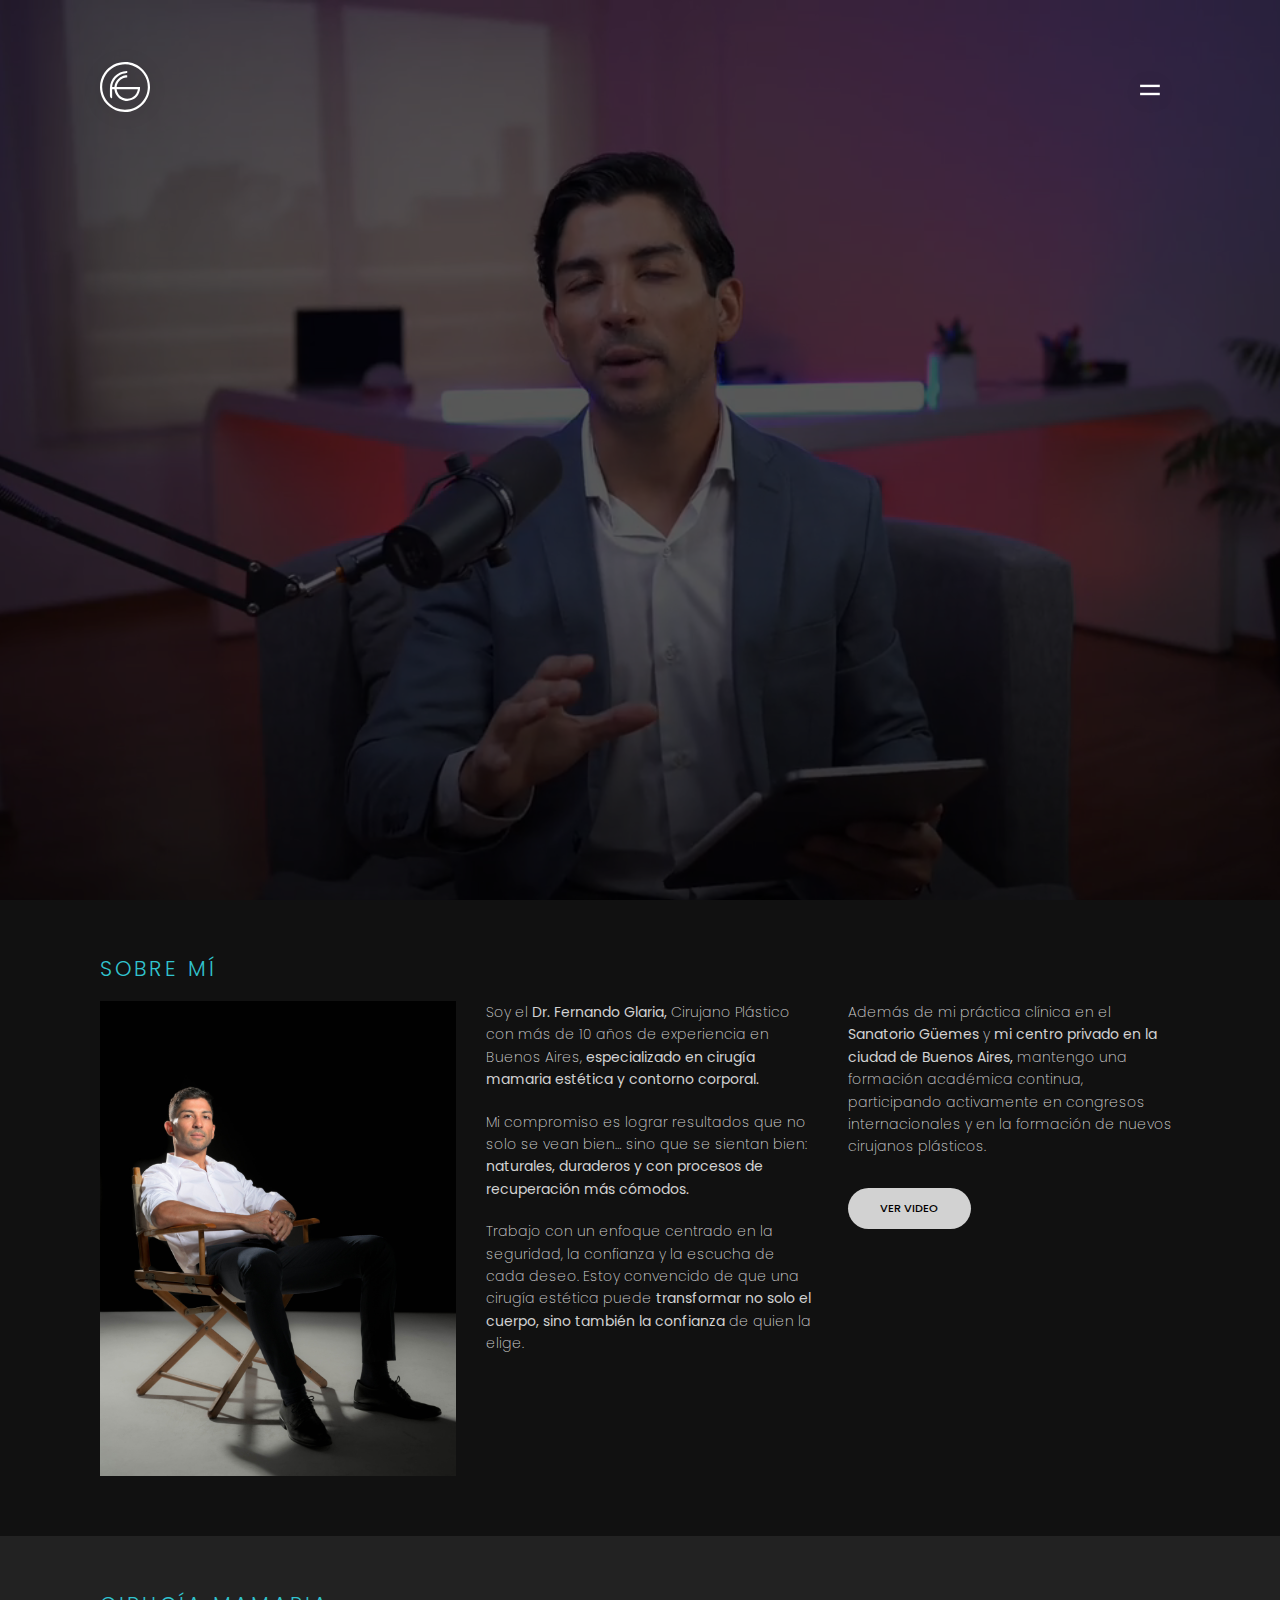
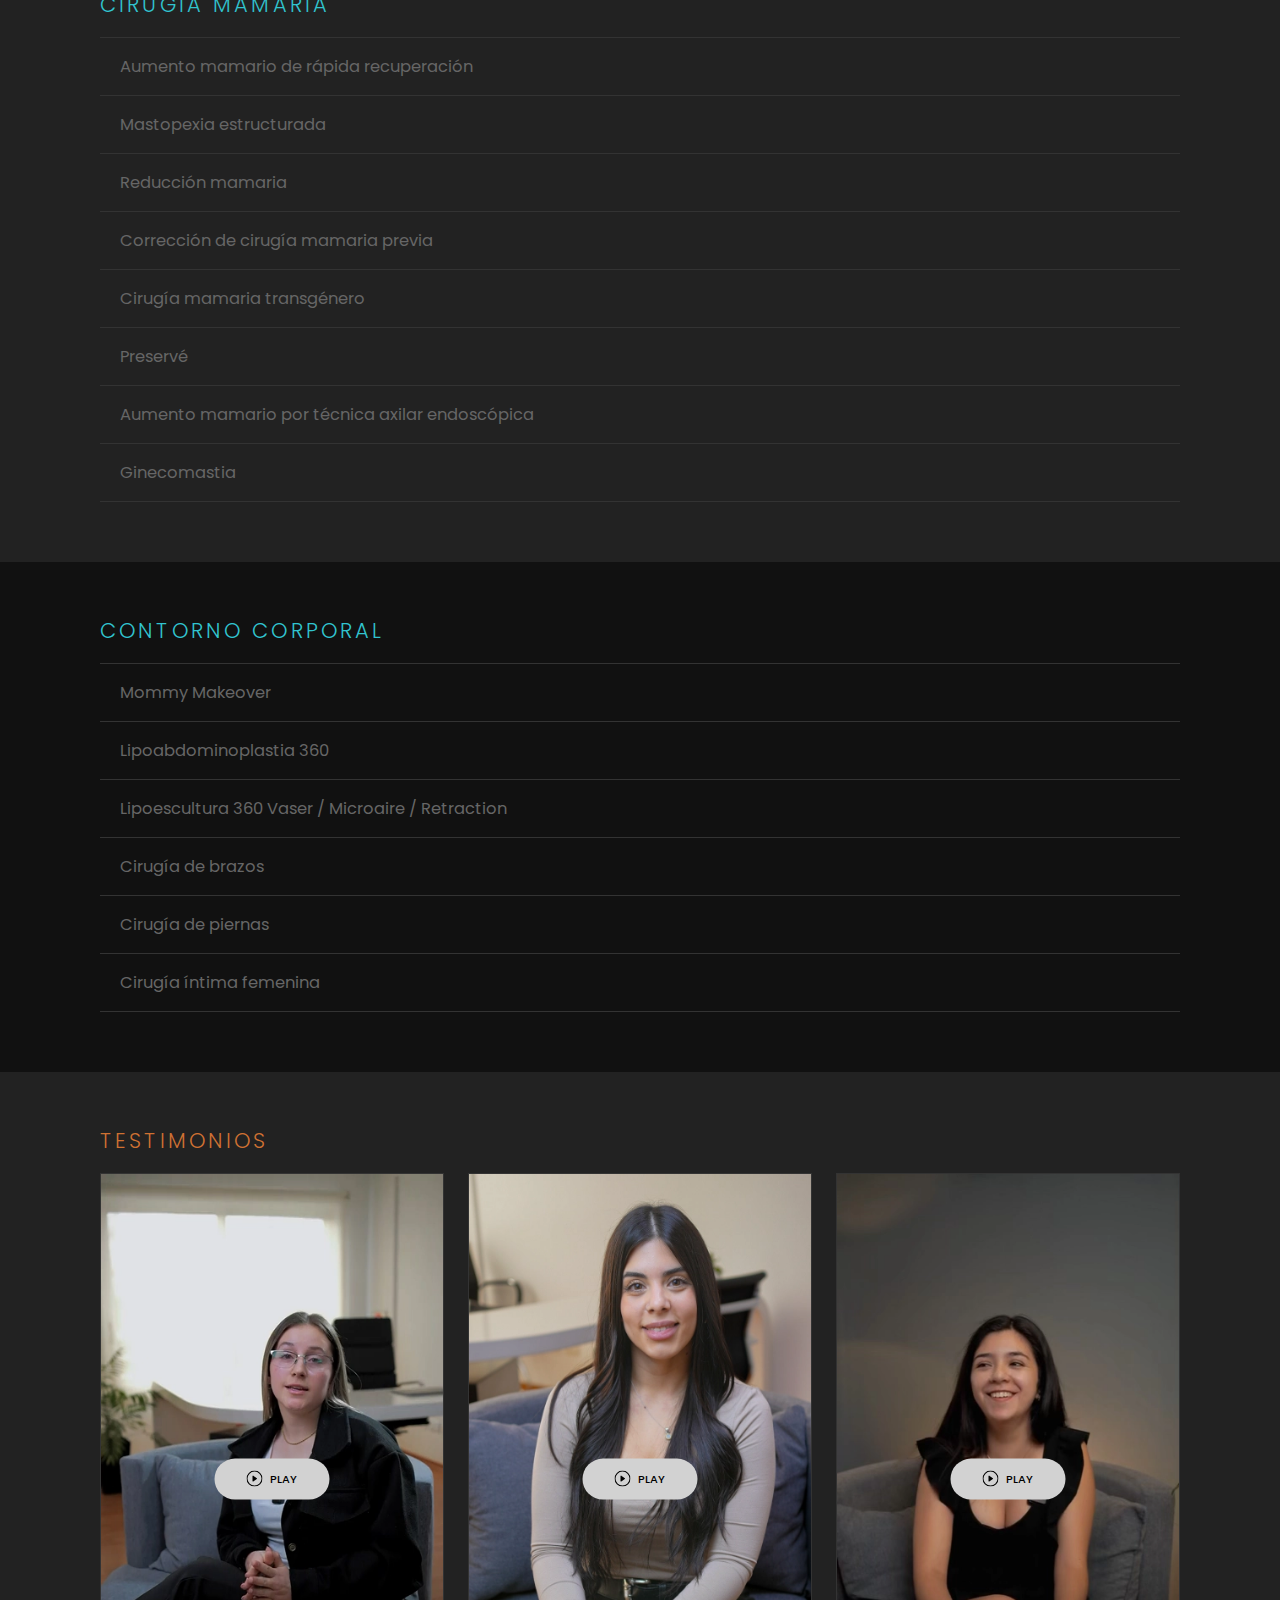
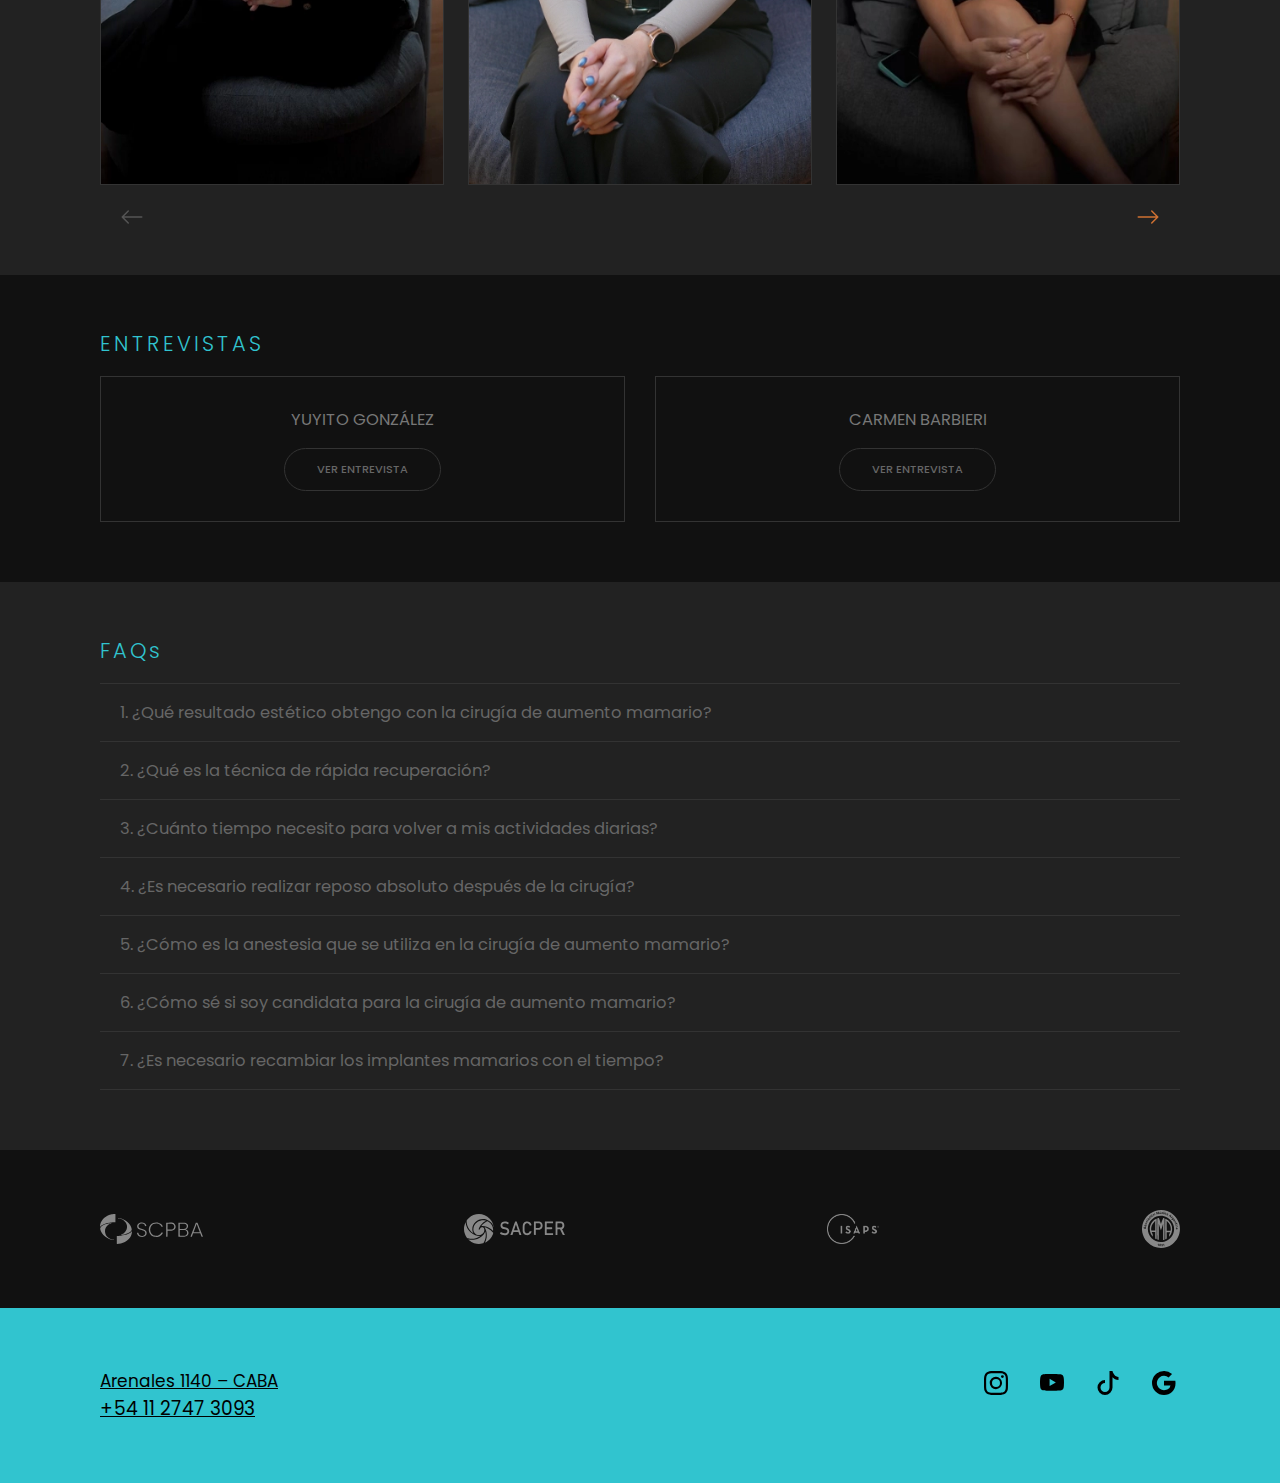
<file: index.html>
<!DOCTYPE html>
<html lang="es">
<head>
    <meta charset="UTF-8">
    <meta name="viewport" content="width=device-width, initial-scale=1.0">
    <link rel="stylesheet" href="style.css?v=2.2">
    <link rel="icon" type="image/png" sizes="32x32" href="./img/favicon-32.png">
    <link rel="icon" type="image/png" sizes="16x16" href="./img/favicon-16.png">
    <link rel="apple-touch-icon" sizes="180x180" href="./img/apple-touch-icon.png">
    <link rel="mask-icon" href="./img/safari-pinned-tab.svg" color="#FFF">
    <title>Dr. Fernando Glaria - Cirujano Plástico - Resultados naturales y rápida recuperación en cirugía estética mamaria. Más de 10 años de experiencia.</title>
    <meta property="og:title" content="Dr Fernando Glaria"/>
    <meta property="og:url" content="https://www.drfernandoglaria.com/2026"/>
    <meta property="og:image" content="https://drfernandoglaria.com/2026/folio.jpg"/>
    <meta property="og:description" content="Soy Cirujano Plástico con más de 10 años de experiencia. Mi práctica está enfocada en la cirugía estética mamaria y de contorno corporal. Resultados naturales, duraderos y una recuperación más rápida."/>
</head>
<script type="application/ld+json"> {
  "@context": "https://schema.org",
  "@type": "Physician",
  "name": "Dr. Glaria",
  "sameAs": ["https://www.instagram.com/drglaria","https://www.youtube.com/@drglaria","https://www.tiktok.com/@drglaria","https://share.google/iBatU9gNkHVBA42M7"]
}
</script>
<body class="no-scroll">
    <!-- LOADER =================================================== -->
    <div class="tapa">
        <div class="loader">
            <img src="./img/loader.svg" alt="">
        </div>
    </div>
    <!-- ======================== -->

    <!-- CONTENEDOR ================================================= -->
    <section class="page" id="top">
        <!-- HOME =================================================== -->
        <section class="showcase">
            <header>
                <div class="logo">
                    <a href="#top">
                        <img src="./img/logo.svg" alt="logo">
                    </a>
                </div>
                <div class="toggle"></div>
            </header>

            <video 
                id="video-fondo" 
                muted
                loop
                pause
                playsinline
                preload="auto"
                poster="./video/introloop_poster.webp">
                <source src="./video/introloop.mp4?v=1.2" type="video/mp4">
            </video>

            <div class="overlay"></div>

            <div class="video-completo">
                <div class="reproductor">
                    <video
                        id="video-home"
                        playsinline
                        preload="none"
                        controls
                        controlsList="nodownload noplaybackrate noremoteplayback"
                    ></video>
                </div>
            </div>

            <div class="text">
                <h1>Dr. Fernando Glaria</h1>
                <h2>Cirujano Plástico</h2>
                <p>Resultados naturales y rápida recuperación en cirugía estética mamaria. Más de 10 años de experiencia.</p>
                <button type="button" class="btn-pill js-open-video"
                    data-video="https://lcandotti.com/glaria/video_HOME.mp4"
                    data-poster="./video/video_HOME_poster.jpg">
                    Ver video completo
                </button>
            </div>
        </section>
        <!-- ======================== -->


        <!-- SOBRE MÍ =================================================== -->
        <section class="seccion izquierda" id="sobre-mi">
            <div class="wrapper">
                <h2>Sobre Mí</h2>
                <div class="container">
                    <img src="./img/glaria_perfil.jpg?v=1.2" alt="foto-perfil">
                    <div class="box">
                        <p>
                            Soy el <strong>Dr. Fernando Glaria,</strong> Cirujano Plástico con más de 10 años de experiencia en Buenos Aires, <strong>especializado en cirugía mamaria estética y contorno corporal.</strong>
                        </p>
                        <p>
                            Mi compromiso es lograr resultados que no solo se vean bien… sino que se sientan bien: <strong>naturales, duraderos y con procesos de recuperación más cómodos.</strong>
                        </p>
                        <p class="mostrar">
                            Trabajo con un enfoque centrado en la seguridad, la confianza y la escucha de cada deseo. Estoy convencido de que una cirugía estética puede <strong>transformar no solo el cuerpo, sino también la confianza</strong> de quien la elige.
                        </p>
                    </div>

                    <div class="box">
                        <p class="txt-base mostrar">
                            Además de mi práctica clínica en el <strong>Sanatorio Güemes</strong> y <strong>mi centro privado en la ciudad de Buenos Aires,</strong> mantengo una formación académica continua, participando activamente en congresos internacionales y en la formación de nuevos cirujanos plásticos.
                        </p>
                        <details class="leer-mas toggle-text">
                        <summary>
                            <span class="label"></span>
                        </summary>
                        <p>
                            Trabajo con un enfoque centrado en la seguridad, la confianza y la escucha de cada deseo. Estoy convencido de que una cirugía estética puede <strong>transformar no solo el cuerpo, sino también la confianza</strong> de quien la elige.
                        </p>
                        <p>
                            Además de mi práctica clínica en el <strong>Sanatorio Güemes</strong> y <strong>mi centro privado en la ciudad de Buenos Aires,</strong> mantengo una formación académica continua, participando activamente en congresos internacionales y en la formación de nuevos cirujanos plásticos.
                        </p>
                        </details>
                        <button type="button" class="btn-pill js-open-video"
                            data-video="https://lcandotti.com/glaria/video_ABOUT.mp4"
                            data-poster="./video/video_ABOUT_poster.webp">
                            Ver video
                        </button>
                    </div>
                </div>
            </div>
        </section>
        <!-- ======================== -->


        <!-- CIRUJÍA MAMARIA =================================================== -->
        <section class="seccion izquierda" id="cirugia-mamas">
            <div class="wrapper acordeon">
                <h2>Cirugía mamaria</h2>
                
                <!-- Acordeón 01 -->
                <div class="item" id="mamas-01" style="z-index: 1">
                    <h3>Aumento mamario de rápida recuperación</h3>
                    <div class="container">
                        <div class="box">
                            <p>
                                Es una técnica novedosa que permite autonomía inmediata a las pacientes y el retorno a las actividades cotidianas entre las 48 y 72 horas posteriores a la cirugía.
                            </p>
                            <p>
                                El procedimiento tiene una duración aproximada de 60 a 70 minutos, minimiza el trauma de los tejidos y no requiere el uso de drenajes, vendajes compresivos ni inmovilización de los brazos.
                            </p>
                        </div>
                        <div class="box">
                            <p>
                                Esta técnica avanzada permite una recuperación más rápida, una experiencia segura y confortable, enfocada en lograr resultados acordes a las expectativas de cada paciente.
                            </p>
                        </div>
                        <div class="box">                         
                            <button type="button" class="btn-pill js-open-video"
                                data-video="https://lcandotti.com/glaria/video_AM.mp4"
                                data-poster="./video/video_AM_poster.jpg">
                                Ver video
                            </button>    
                        </div>
                    </div>

                    <details class="leer-mas toggle-text">
                        <summary>
                            <span class="label"></span>
                        </summary>

                        <h4>Técnica personal Glaria: Escote de alta definición y realce del polo superior.</h4>
                        <p>
                            Aplico una técnica quirúrgica propia basada en una planificación individualizada de cada caso, teniendo en cuenta la anatomía, la calidad de los tejidos y los objetivos estéticos de la paciente.
                            Mi enfoque se centra en lograr un escote de alta definición y un realce controlado del polo superior, respetando la proporción corporal y la naturalidad del resultado. Para ello, utilizo implantes de alta gama, realizo un dual plane customizado adaptado a cada paciente y aplico un protocolo específico de cicatriz fina.
                            Todo el proceso quirúrgico está orientado a una rápida recuperación, con el objetivo de que la paciente recupere autonomía en forma temprana y pueda retomar progresivamente sus actividades habituales dentro de las primeras 48 a 72 horas.
                        </p>
                        <p>
                            Mi enfoque se centra en lograr un escote de alta definición y un realce controlado del polo superior, respetando la proporción corporal y la naturalidad del resultado. Para ello, utilizo implantes de alta gama, realizo un dual plane customizado adaptado a cada paciente y aplico un protocolo específico de cicatriz fina.
                        </p>
                        <p>Todo el proceso quirúrgico está orientado a una rápida recuperación, con el objetivo de que la paciente recupere autonomía en forma temprana y pueda retomar progresivamente sus actividades habituales dentro de las primeras 48 a 72 horas.
                        </p>
                    </details>
                </div>

                <!-- Acordeón 02 -->
                <div class="item" id="mamas-02" style="z-index: 1">
                    <h3>Mastopexia estructurada</h3>
                    <div class="container">
                        <div class="box">
                            La mastopexia, o levantamiento mamario, es un procedimiento quirúrgico destinado a corregir la caída y la flacidez de las mamas, reposicionando el tejido mamario y el complejo aréola-pezón, y logrando una mama mejor formada, más redondeada y ubicada en una posición más alta y armónica.
                        </div>
                        <div class="box">
                            <p>
                                Esta cirugía está indicada en pacientes con mamas caídas, flácidas o con pérdida de firmeza, ya sea por el paso del tiempo, embarazos, lactancia, cambios de peso o características propias de la piel y los tejidos.
                            </p>
                        </div>
                        <div class="box">                         
                            <button type="button" class="btn-pill js-open-video"
                                data-video="https://lcandotti.com/glaria/video_MAX.mp4"
                                data-poster="./video/video_MAX_poster.jpg">
                                Ver video
                            </button>    
                        </div>
                    </div>

                    <details class="leer-mas toggle-text">
                        <summary>
                            <span class="label"></span>
                        </summary>

                        <p>
                            El objetivo no es solo levantar la mama, sino también mejorar su forma, proyección y contorno.
                            Mi enfoque se centra en lograr un escote de alta definición y un realce controlado del polo superior, respetando la proporción corporal y la naturalidad del resultado. Para ello, utilizo implantes de alta gama, realizo un dual plane customizado adaptado a cada paciente y aplico un protocolo específico de cicatriz fina.
                        </p>
                        <p>
                            En mi enfoque de mastopexia estructurada, la utilización de implantes mamarios forma parte del procedimiento en la gran mayoría de los casos. La incorporación de implantes de alta gama permite aportar soporte interno, mejorar el realce del polo superior y acercar el resultado, en la medida de lo posible, al aspecto de una cirugía de aumento mamario primario, entendiendo que se trata de una cirugía de levantamiento con características propias.
                        </p>
                    </details>
                </div>

                <!-- Acordeón 03 -->
                <div class="item" id="mamas-03" style="z-index: 1">
                    <h3>Reducción mamaria</h3>
                    <div class="container">
                        <div class="box">
                           La reducción mamaria es un procedimiento quirúrgico destinado a disminuir el volumen excesivo de las mamas, mejorar su forma y aliviar las molestias físicas y funcionales asociadas, como dolor cervical y dorsal, incomodidad para realizar actividad física, irritación de la piel y dificultad para encontrar ropa adecuada.
                        </div>
                        <div class="box">
                            <p>
                                La cirugía permite reducir el volumen mamario, reposicionar el tejido y el complejo aréola-pezón, y lograr mamas más livianas, mejor formadas y proporcionales al cuerpo de la paciente. En la mayoría de los casos, la reducción mamaria se asocia a una mastopexia, ya que al disminuir el volumen es necesario levantar y remodelar la mama para obtener un resultado armónico y estable en el tiempo.
                            </p>
                        </div>
                        <div class="box">                         
                            <p>
                                Aplico un enfoque quirúrgico basado en una planificación individualizada, teniendo en cuenta la anatomía, la calidad de los tejidos, el volumen a reducir y los objetivos estéticos y funcionales de cada paciente. 
                            </p>
                        </div>
                    </div>

                    <details class="leer-mas toggle-text">
                        <summary>
                            <span class="label"></span>
                        </summary>

                        <p>
                            En determinados casos, la reducción mamaria puede combinarse con implantes mamarios de alta gama, lo que permite aportar mayor soporte al polo superior, mejorar la proyección y lograr un escote más definido, acercando el resultado, en la medida de lo posible, a una mama más estructurada.
                        </p>
                        <p>
                            Cuando la paciente prefiere no utilizar implantes, la reducción puede realizarse sin su colocación. En estos casos, el resultado suele ser más natural, con una mama más liviana y acorde al nuevo volumen, aunque con menor definición del escote y un realce menos marcado del polo superior. Estas diferencias se analizan y se explican en detalle durante la consulta, como parte del proceso de toma de decisiones compartidas.
                        </p>
                        <p>
                            El objetivo de la reducción mamaria es lograr un equilibrio entre alivio funcional, forma y proporción corporal, priorizando siempre la seguridad y el bienestar de la paciente, y adaptando la técnica a cada caso en particular.
                        </p>
                    </details>
                </div>


                <!-- Acordeón 04 -->
                <div class="item" id="mamas-04" style="z-index: 1">
                    <h3>Corrección de cirugía mamaria previa</h3>
                    <div class="container">
                        <p>
                            Existen diferentes situaciones en las que una paciente puede requerir una nueva intervención sobre sus mamas luego de una cirugía previa. Ya sea por una decisión personal, por cambios en el cuerpo con el paso del tiempo o por la necesidad de corregir un resultado anterior, cada caso requiere una evaluación individual y una planificación precisa.
                        </p>
                    </div>
                    
                    <details class="leer-mas toggle-text">
                        <summary>
                            <span class="label"></span>
                        </summary>
                        <h4>Recambio de implantes mamarios</h4>
                        <p>
                            Es una consulta frecuente en la cirugía mamaria. Suele indicarse en pacientes que se colocaron implantes hace muchos años y desean actualizarlos, así como en casos donde el objetivo estético ha cambiado con el tiempo. Algunas pacientes buscan un mayor volumen, otras prefieren disminuirlo, o modificar la proyección y la forma para adaptarlas a su anatomía y etapa de vida actual.
                        </p>
                        <p>
                            El recambio puede realizarse de manera aislada o combinarse con una mastopexia estructurada, según la calidad de los tejidos y el resultado deseado, siempre mediante una planificación quirúrgica personalizada.
                        </p>
                        <h4>Retiro de implantes mamarios (explantación)</h4>
                        <p>
                            La explantación mamaria puede realizarse por motivos personales, médicos o estéticos. En muchos casos, el retiro de implantes se combina con una mastopexia estructurada para reposicionar el tejido y optimizar la forma de la mama. Al no utilizar implantes, el resultado suele ser más natural, con menor definición del escote y un realce menos marcado del polo superior, aspecto que se explica y se planifica en conjunto con la paciente.</p>
                        <p>
                        <h4>Mastopexia secundaria a cirugía previa</h4>
                            En pacientes que presentan caída, flacidez o pérdida de forma luego de una cirugía mamaria previa, puede indicarse una mastopexia secundaria. Este procedimiento suele asociarse a un recambio de implantes y a una mastopexia estructurada complementaria, con el objetivo de mejorar la forma, la proyección y la estabilidad del resultado a largo plazo.
                        </p>
                        <h4>Corrección de resultados previos</h4>
                        <p>
                            Las cirugías orientadas a corregir resultados previos abordan situaciones como asimetrías, desplazamientos de los implantes, contractura capsular u otros cambios que pueden aparecer con el tiempo. Cada caso se evalúa de manera individual y, en muchas oportunidades, el tratamiento requiere la combinación de colocación o recambio de implantes junto con una mastopexia estructurada para reorganizar los tejidos y optimizar el resultado final.
                        </p>
                        <p>Como especialista en cirugía mamaria, realizo una evaluación integral de cada caso para definir la mejor estrategia quirúrgica, priorizando siempre la seguridad y buscando un resultado natural, estetico y estable en el tiempo.</p>
                    </details>
                </div>

                <!-- Acordeón 05 -->
                <div class="item" id="mamas-05" style="z-index: 1">
                    <h3>Cirugía mamaria transgénero</h3>
                    <div class="container">
                        <div class="box2">
                            <p>
                                La cirugía mamaria en personas transgénero forma parte de un proceso de afirmación de género que, en muchos casos, requiere un abordaje interdisciplinario y una planificación cuidadosa.
                            </p>
                            <p>
                                El objetivo es adecuar la anatomía torácica a la identidad y expectativas de cada paciente, priorizando siempre la seguridad y el respeto por los tejidos.
                            </p>
                        </div>
                        <div class="box2">
                            <p>
                                Actualmente coordino la unidad de cirugía mamaria transgénero del servicio de Cirugía Plástica del Sanatorio Güemes, formando parte de un equipo interdisciplinario junto a las áreas de endocrinología, ginecología, proctología y salud mental. Mi práctica se enfoca en la feminización y masculinización torácica.
                            </p>
                        </div>
                    </div>
                    
                    <details class="leer-mas toggle-text">
                        <summary>
                            <span class="label"></span>
                        </summary>
                        <h4>Feminización torácica – Mastoplastía de aumento</h4>
                        <p>
                            La mastoplastía de aumento tiene como objetivo lograr la feminización del tórax mediante la colocación de implantes mamarios. La técnica quirúrgica y el volumen de los implantes se definen en conjunto con la paciente, de acuerdo con sus deseos, características anatómicas y calidad de los tejidos.
                        </p>
                        <p>
                            En estos procedimientos aplico mi técnica personal de escote de alta definición y realce del polo superior, basada en una planificación individualizada, de la misma manera que en la cirugía mamaria estética convencional. El objetivo es lograr un resultado armónico, proporcionado y natural, respetando la anatomía y las expectativas de cada caso.
                        </p>
                        <p>
                        <h4>Masculinización torácica – Mastectomía bilateral</h4>
                            La masculinización torácica busca lograr un tórax plano y de aspecto masculino mediante la resección del tejido mamario y la reubicación del complejo aréola-pezón. Existen distintas técnicas quirúrgicas, como el abordaje periareolar o el surco submamario, cuya elección depende de las características anatómicas del paciente y se define durante la evaluación preoperatoria.
                        </p>
                    </details>
                </div>

                <!-- Acordeón 06 -->
                <div class="item" id="mamas-06" style="z-index: 1">
                    <h3>Preservé</h3>
                    <div class="container">
                        <div class="box">
                            <p>
                               Es una técnica de preservación de tejidos que utiliza un abordaje mínimamente invasivo para la colocación del implante con menor trauma y mayor precisión. Se realiza mediante una incisión menor a 2 cm, a través de la cual se introduce un disector con balón que permite una disección en frío del espacio donde se alojará el implante.
                            </p>
                        </div>
                        <div class="box">
                            <p>
                               Este enfoque permite preservar los ligamentos mamarios, reducir la inflamación y favorecer una mejor recuperación. El implante utilizado es Motiva Ergonomix 2, un implante de última generación con menor riesgo de contractura capsular y menor incidencia de rippling. La colocación se realiza mediante técnica “no-touch”, utilizando una manga (funnel), sin manipulación directa del implante.
                            </p>
                        </div>
                        <div class="box"> 
                            <p class="txt-base">
                                Las principales ventajas de esta técnica incluyen incisiones pequeñas, menor trauma tisular, preservación de las estructuras mamarias y una recuperación más rápida, manteniendo altos estándares de seguridad y precisión quirúrgica.
                            </p>
                            <button type="button" class="btn-pill js-open-video"
                                data-video="https://lcandotti.com/glaria/video_PRE2.mp4"
                                data-poster="./video/video_PRE_poster.jpg">
                                Ver video
                            </button>
                        </div>
                    </div>
                </div>

                <!-- Acordeón 07 -->
                <div class="item" id="mamas-07" style="z-index: 1">
                    <h3>Aumento mamario por técnica axilar endoscópica</h3>
                    <div class="container">
                        <div class="box">
                            <p>
                              La técnica axilar endoscópica es una alternativa avanzada para realizar un aumento mamario sin cicatrices visibles en las mamas, ya que la incisión se realiza a nivel de la axila, quedando disimulada en un pliegue natural.
                            </p>
                        </div>
                        <div class="box">
                            <p>
                                Mediante el uso de una cámara endoscópica de alta definición, esta técnica permite una visualización precisa de los tejidos y una colocación controlada del implante en plano dual plane, con los mismos criterios técnicos que en el abordaje convencional. La introducción del implante se realiza utilizando un funnel y técnica “no-touch”, lo que reduce el contacto con la piel y el riesgo de contaminación.
                            </p>
                        </div>
                        <div class="box"> 
                            <p>
                                Esta combinación de precisión endoscópica, mínima invasión y seguridad permite obtener resultados naturales y estéticamente cuidados. Se trata de una técnica que pocos cirujanos realizan de forma habitual, y que incorporo en mi práctica para pacientes seleccionadas que desean evitar cicatrices visibles en las mamas.
                            </p>
                        </div>
                    </div>
                </div>

                <!-- Acordeón 08 -->
                <div class="item" id="mamas-08" style="z-index: 1">
                    <h3>Ginecomastia</h3>
                    <div class="container">
                        <div class="box">
                            <p>
                              La ginecomastia es el aumento persistente del volumen mamario en el hombre. Se considera persistente cuando se mantiene por más de un año, ya que en muchos casos puede ser transitoria y resolverse espontáneamente.
                            </p>
                        </div>
                        <div class="box">
                            <p>
                               Cuando la ginecomastia persiste, el tratamiento suele ser quirúrgico. Si bien en la mayoría de los casos no se identifica una causa específica, pueden existir factores asociados como alteraciones hormonales, uso de determinados medicamentos, esteroides anabólicos, marihuana, enfermedades metabólicas o endocrinológicas.
                            </p>
                        </div>
                        <div class="box"> 
                            <p>
                                Por este motivo, como parte del estudio preoperatorio, es fundamental una evaluación clínica adecuada para descartar causas tratables.

                            </p>
                        </div>
                    </div>
                    
                    <details class="leer-mas toggle-text">
                        <summary>
                            <span class="label"></span>
                        </summary>
                        <p>
                            El tratamiento quirúrgico se adapta a cada caso según el volumen glandular y la presencia o no de exceso de piel, pudiendo realizarse mediante resección de la glándula, lipoaspiración o una combinación de ambas. En algunos pacientes también es necesario ajustar la piel para lograr un contorno torácico masculino adecuado.
                        </p>
                        <p>
                            La indicación quirúrgica se basa en que la ginecomastia genera una alteración estética del tórax con impacto frecuente en la autoestima y la vida social. Como especialista en cirugía mamaria, realizo una evaluación individual de cada paciente para definir la técnica más adecuada y lograr un tórax plano, armónico y acorde a la anatomía masculina.
                        </p>
                    </details>
                </div>
            
            </div>
        </section>
        <!-- ======================== -->

        <!-- CIRUJÍA CONTORNO =================================================== -->
        <section class="seccion izquierda" id="contorno-corporal">
            <div class="wrapper acordeon">
                <h2>Contorno corporal</h2>
                
                <!-- Acordeón 01 -->
                <div class="item" id="contorno-01">
                    <h3>Mommy Makeover</h3>
                    <div class="container">
                        <div class="box">
                            <p>
                                Recuperar la figura después del embarazo. El embarazo y la maternidad producen cambios naturales en el cuerpo que, en muchos casos, no pueden revertirse sólo con ejercicio o alimentación.
                            </p>
                            <p>
                                El Mommy Makeover es una cirugía combinada diseñada para restaurar la forma y firmeza del cuerpo después de la maternidad, devolviendo armonía y confianza a cada paciente.
                            </p>
                        </div>
                        <div class="box">
                            <p>
                                Dependiendo de las necesidades individuales, el procedimiento puede incluir una cirugía mamaria (aumento, levantamiento o reducción), una abdominoplastia, y en algunos casos liposucción para redefinir el contorno corporal. Cada plan quirúrgico es completamente personalizado, teniendo en cuenta la anatomía, los objetivos y el momento vital de cada paciente.
                            </p>
                        </div>
                        <div class="box">                         
                            <p class="txt-base">
                                Como especialista en cirugía mamaria y contorno corporal, mi enfoque es lograr resultados naturales, equilibrados y seguros, combinando técnicas avanzadas y una recuperación progresiva que permite retomar la vida cotidiana con confianza y bienestar.
                            </p>
                            <button type="button" class="btn-pill js-open-video"
                                data-video="https://lcandotti.com/glaria/video_MOMMY.mp4"
                                data-poster="./video/video_MOMMY_poster.webp">
                                Ver video
                            </button>
                        </div>
                    </div>
                </div>

                <!-- Acordeón 02 -->
                <div class="item" id="contorno-02">
                    <h3>Lipoabdominoplastia 360</h3>
                    <div class="container">
                        <div class="box2">
                            <p>
                                Es una técnica avanzada que combina lipoescultura y abdominoplastía (dermolipectomía) en todo el contorno abdominal, no solo en la región anterior, sino también en los laterales y la zona posterior.
                            </p>
                            <p>
                                Este enfoque integral representa una evolución de la abdominoplastía clásica y permite obtener los mejores resultados que puede ofrecer actualmente la cirugía plástica moderna.
                            </p>
                        </div>
                        <div class="box2">                         
                            <p class="txt-base">
                                La asociación de lipoescultura con tecnología de última generación es un pilar fundamental de este concepto, ya que no solo mejora los resultados estéticos, sino que aumenta la seguridad del procedimiento y acorta los tiempos de recuperación.
                            </p>
                            <button type="button" class="btn-pill js-open-video"
                                data-video="https://lcandotti.com/glaria/video_LIPOAB.mp4"
                                data-poster="./video/video_LIPOAB_poster.webp">
                                Ver video
                            </button>
                        </div>
                    </div>

                    <details class="leer-mas toggle-text">
                        <summary>
                            <span class="label"></span>
                        </summary>

                        <h4>La lipoabdominoplastía 360 aborda tres aspectos principales:</h4>
                        <p>
                            <strong>1. Flacidez de la piel:</strong> Se trata mediante la resección del excedente de piel abdominal (dermolipectomía), que suele estar distendida y presentar estrías. Al eliminar este tejido, la mayoría de las estrías desaparecen o se reducen significativamente.
                        </p>
                        <p>
                            <strong>2. Adiposidad localizada:</strong> La grasa acumulada en abdomen y flancos se elimina mediante lipoescultura. Para este paso utilizamos tecnología de última generación (Microaire y VASER), lo que permite mejorar el contorno, reducir complicaciones y favorecer una recuperación más rápida.
                        </p>
                        <p>
                            <strong>3. Músculos rectos abdominales:</strong> En muchos casos existe diástasis de los músculos rectos abdominales (separación y debilidad), frecuente luego de embarazos o descensos importantes de peso. Se corrige mediante una sutura interna que refuerza la pared abdominal, conocida como corsé muscular interno, logrando además una mayor definición y afinamiento de la cintura.
                        </p>
                        <p>
                            La combinación de estas técnicas, junto al uso de tecnología avanzada, permite lograr una mejoría integral del contorno abdominal en 360 grados, con resultados más armónicos, seguros y con una recuperación optimizada.
                        </p>

                        <h4>Mini dermolipectomía</h4>
                        <p>
                            En algunos casos el excedente de piel es menor y puede realizarse la lipoabdominoplastía 360 con una incisión más pequeña. El concepto general de esta cirugía es el mismo que en la lipoabdominoplastía 360 explicada anteriormente con la diferencia de que la cicatriz va a ser menor. Son casos que correctamente seleccionados pueden lograrse excelentes resultados.
                        </p>
                        <h4>Lipotransferencia glútea</h4>
                        <p>
                            Este es el primer plus o agregado a la lipoabdominoplastia 360 que nombro en el video y es un aspecto importante para llevar los resultados un paso más allá aún. Optimiza enormemente el resultado global del contorno corporal en todas las vistas también, anterior, lateral y posterior.
                        </p>
                        <p>
                            La grasa extraída durante la lipoaspiración se puede injertar en distintas zonas de los glúteos para aumentar el volumen y modelar la forma. Esta grasa al ser del propio paciente no presenta riesgo de complicaciones a futuro y suele durar muchos años incluso puede ser permanente en muchos casos. Los resultados son naturales y podemos lograr mayor o menor volumen según los deseos del paciente al injertar mayor o menor cantidad de grasa. Es un complemento perfecto a la lipoabdominoplastia 360.
                        </p>
                        <h4>Lipotransferencia en otras regiones</h4>
                        <p>
                            La grasa extraída se puede injertar en zonas corporales donde queramos aumentar el volumen o modelar la forma como son los glúteos, pectorales y hombros. Esta grasa al ser del propio paciente no presenta riesgo de complicaciones a futuro y suele durar muchos años incluso puede ser permanente en muchos casos. Los resultados son naturales y son un complemento perfecto a la lipoescultura para resaltar la silueta y lograr un aspecto atlético.
                        </p>
                    </details>
                </div>

                <!-- Acordeón 03 -->
                <div class="item" id="contorno-03">
                    <h3>Lipoescultura 360 Vaser / Microaire / Retraction</h3>
                    <div class="container">
                        <div class="box2">
                            <p>
                                Consiste en la extracción de depósitos de grasa resistentes a la dieta y ejercicio físico mediante el uso de cánulas finas y de punta redondeada.
                            </p>
                            <p>
                                Desde el 2021 incorporamos el uso de tecnología en todas nuestras cirugías. Estas tecnologías son el Microaire y Vaser. Ambos aparatos son distintos pero complementarios, y utilizamos uno u otro, o la combinación de ambos específicamente en cada caso para obtener los mejores resultados.
                            </p>                           
                        </div>
                        <div class="box2">
                            <ul>
                                <li><strong>Microaire:</strong> es una tecnología que optimiza y acelera la extracción de la grasa y disminuye el trauma de los tejidos, haciendo que el procedimiento sea más efectivo, seguro y con menor tiempo de recuperación.</li>
                                <li><strong>Vaser:</strong> es un ultrasonido, que emulsiona la grasa (se derrite) para facilitar la extracción. Además genera una estimulación de la dermis de la piel, que brinda retracción y mejoría de la flacidez.</li>
                                <li><strong>Retraction:</strong> última tecnologia que complementa las tecnologias anteriores y ayuda al tensado de la piel.</li>
                            </ul>
                        </div>
                    </div>
                    <details class="leer-mas toggle-text">
                        <summary>
                            <span class="label"></span>
                        </summary>
                        <p>
                            La lipoescultura NO es un método para tratar la obesidad y los pacientes candidatos a este procedimiento deben estar cerca de su peso objetivo. Para determinar precisamente si el paciente es candidato a lipoescultura y también para predecir los resultados, uno de los indicadores que utilizamos es el índice de masa corporal que relaciona el peso con la altura.
                        </p>
                        <p>
                            La lipoescultura 360 se puede combinar con lipoaspiración de otras regiones en los pacientes que lo requieran para optimizar los resultados, así como también con lipotransferencia.
                        </p>
                        <h4>Lipoaspiración en otras regiones</h4>
                        <p>
                            La técnica de lipoescultura o lipoaspiración se puede utilizar para tratar la adiposidad localizada casi en cualquier región del cuerpo. Las zonas más frecuentemente tratadas son: 
                        </p>
                        <ul>
                            <li>Rostro (papada y definición mandibular)</li>
                            <li>Región axilar y mama axilar</li>
                            <li>Brazos</li>
                            <li>Pectoral</li>
                            <li>Dorso</li>
                            <li>Abdomen</li>
                            <li>Glúteos</li>
                            <li>Pliegue subglúteo (banana fold)</li>
                            <li>Cara interna de muslos</li>
                            <li>Cara externa de muslos (pantalón de montar)</li>
                            <li>Cara interna de rodillas</li>
                            </ul>
                        <p>
                            En todas estas regiones es posible combinar con el uso de tecnología Microaire, Vaser y Láser para optimizar los resultados, disminuir complicaciones y acortar la recuperación.
                        </p>
                    </details>
                </div>

                <!-- Acordeón 04 -->
                <div class="item" id="contorno-04">
                    <h3>Cirugía de brazos</h3>
                    <div class="container">
                        <div class="box2">
                            <p>
                                La cirugía de los brazos o lifting de brazos se realiza para tratar la flacidez y exceso de piel colgante del brazo. A veces esta piel colgante hacia abajo se produce por el envejecimiento o por fluctuaciones del peso y es muy difícil de tratar con dieta y ejercicio.
                            </p>
                        </div>
                        <div class="box2">
                            <p>
                                En ocasiones es poco el excedente de piel y predomina la adiposidad localizada, entonces, en estos casos puede estar indicada una lipoaspiración del brazo sin necesidad de realizar cortes ni sacar piel.
                            </p>
                        </div>
                    </div>
                </div>
                
                <!-- Acordeón 05 -->
                <div class="item" id="contorno-05">
                    <h3>Cirugía de piernas</h3>
                    <div class="container">
                        <p>
                           La cirugía de las piernas o lifting de muslos se realiza para tratar la flacidez y exceso de piel colgante de los muslos ocasionados por el envejecimiento o fluctuaciones del peso y que es muy difícil de tratar con dieta y ejercicio.
                        </p>
                    </div>
                </div>

                <!-- Acordeón 06 -->
                <div class="item" id="contorno-06">
                    <h3>Cirugía íntima femenina</h3>
                    <div class="container">
                        <p>
                            Es la cirugía de reducción de labios menores de la vulva. Es un procedimiento de rejuvenecimiento genital muy frecuentemente realizado y brinda una franca mejoría estética. Además mejora la parte funcional a los pacientes al atenuar síntomas como molestias en las relaciones sexuales, irritación y picazón.
                        </p>
                    </div>
                </div>
                
            </div>
        </section>
        <!-- ======================== -->

        <!-- TESTIMONIOS =================================================== -->
         <section class="seccion izquierda" id="testimonios">
            <div class="wrapper testi">
                <h2>Testimonios</h2>
                
                <div class="carousel" aria-label="Carrusel de Testimonios">
                    <div class="track">
                        <!-- Card 1 -->
                        <section class="card">
                            <button type="button" class="btn-pill js-open-video"
                                data-video="https://lcandotti.com/glaria/testimonio_01_Herber_Agustina.mp4"
                                data-poster="./video/testimonio_01_poster.webp">
                                <svg class="icon-card" xmlns="http://www.w3.org/2000/svg" viewBox="0 0 16 16">
                                    <path d="M8 15A7 7 0 1 1 8 1a7 7 0 0 1 0 14m0 1A8 8 0 1 0 8 0a8 8 0 0 0 0 16"/>
                                    <path d="M6.271 5.055a.5.5 0 0 1 .52.038l3.5 2.5a.5.5 0 0 1 0 .814l-3.5 2.5A.5.5 0 0 1 6 10.5v-5a.5.5 0 0 1 .271-.445"/>
                                </svg>
                                Play
                            </button>
                            <img src="./video/testimonio_01_poster.webp" alt="Herber Agustina">
                        </section>

                        <!-- Card 2 -->
                        <section class="card">
                            <button type="button" class="btn-pill js-open-video"
                                data-video="https://lcandotti.com/glaria/testimonio_02_Lallana_Karen.mp4"
                                data-poster="./video/testimonio_02_poster.webp">
                                <svg class="icon-card" xmlns="http://www.w3.org/2000/svg" viewBox="0 0 16 16">
                                    <path d="M8 15A7 7 0 1 1 8 1a7 7 0 0 1 0 14m0 1A8 8 0 1 0 8 0a8 8 0 0 0 0 16"/>
                                    <path d="M6.271 5.055a.5.5 0 0 1 .52.038l3.5 2.5a.5.5 0 0 1 0 .814l-3.5 2.5A.5.5 0 0 1 6 10.5v-5a.5.5 0 0 1 .271-.445"/>
                                </svg>
                                Play
                            </button>
                            <img src="./video/testimonio_02_poster.webp" alt="Lallana Karen">
                        </section>

                        <!-- Card 3 -->
                        <section class="card">
                            <button type="button" class="btn-pill js-open-video"
                                data-video="https://lcandotti.com/glaria/testimonio_03_Martorell_Fatima.mp4"
                                data-poster="./video/testimonio_03_poster.webp">
                                <svg class="icon-card" xmlns="http://www.w3.org/2000/svg" viewBox="0 0 16 16">
                                    <path d="M8 15A7 7 0 1 1 8 1a7 7 0 0 1 0 14m0 1A8 8 0 1 0 8 0a8 8 0 0 0 0 16"/>
                                    <path d="M6.271 5.055a.5.5 0 0 1 .52.038l3.5 2.5a.5.5 0 0 1 0 .814l-3.5 2.5A.5.5 0 0 1 6 10.5v-5a.5.5 0 0 1 .271-.445"/>
                                </svg>
                                Play
                            </button>
                            <img src="./video/testimonio_03_poster.webp" alt="Martorell Fatima">
                        </section>

                        <!-- Card 4 -->
                        <section class="card">
                            <button type="button" class="btn-pill js-open-video"
                                data-video="https://lcandotti.com/glaria/testimonio_04_Diaz_Valeria.mp4"
                                data-poster="./video/testimonio_04_poster.webp">
                                <svg class="icon-card" xmlns="http://www.w3.org/2000/svg" viewBox="0 0 16 16">
                                    <path d="M8 15A7 7 0 1 1 8 1a7 7 0 0 1 0 14m0 1A8 8 0 1 0 8 0a8 8 0 0 0 0 16"/>
                                    <path d="M6.271 5.055a.5.5 0 0 1 .52.038l3.5 2.5a.5.5 0 0 1 0 .814l-3.5 2.5A.5.5 0 0 1 6 10.5v-5a.5.5 0 0 1 .271-.445"/>
                                </svg>
                                Play
                            </button>
                            <img src="./video/testimonio_04_poster.webp" alt="Diaz Valeria">
                        </section>

                        <!-- Card 5 -->
                        <section class="card">
                            <button type="button" class="btn-pill js-open-video"
                                data-video="https://lcandotti.com/glaria/testimonio_05_Sharp_Micaela.mp4"
                                data-poster="./video/testimonio_05_poster.webp">
                                <svg class="icon-card" xmlns="http://www.w3.org/2000/svg" viewBox="0 0 16 16">
                                    <path d="M8 15A7 7 0 1 1 8 1a7 7 0 0 1 0 14m0 1A8 8 0 1 0 8 0a8 8 0 0 0 0 16"/>
                                    <path d="M6.271 5.055a.5.5 0 0 1 .52.038l3.5 2.5a.5.5 0 0 1 0 .814l-3.5 2.5A.5.5 0 0 1 6 10.5v-5a.5.5 0 0 1 .271-.445"/>
                                </svg>
                                Play
                            </button>
                            <img src="./video/testimonio_05_poster.webp" alt="Sharp Micaela">
                        </section>

                        <!-- Card 6 -->
                        <section class="card">
                            <button type="button" class="btn-pill js-open-video"
                                data-video="https://lcandotti.com/glaria/testimonio_06_Panizza_Martina.mp4"
                                data-poster="./video/testimonio_06_poster.webp">
                                <svg class="icon-card" xmlns="http://www.w3.org/2000/svg" viewBox="0 0 16 16">
                                    <path d="M8 15A7 7 0 1 1 8 1a7 7 0 0 1 0 14m0 1A8 8 0 1 0 8 0a8 8 0 0 0 0 16"/>
                                    <path d="M6.271 5.055a.5.5 0 0 1 .52.038l3.5 2.5a.5.5 0 0 1 0 .814l-3.5 2.5A.5.5 0 0 1 6 10.5v-5a.5.5 0 0 1 .271-.445"/>
                                </svg>
                                Play
                            </button>
                            <img src="./video/testimonio_06_poster.webp" alt="Panizza Martina">
                        </section>

                    </div>
                </div>

                <!-- Botonera Carousel -->
                <nav id="nav-carousel">
                    <button type="button" class="nav-left inactive" aria-label="Anterior">
                        <svg class="icon-carousel" xmlns="http://www.w3.org/2000/svg" viewBox="0 0 16 16">
                            <path fill-rule="evenodd" d="M15 8a.5.5 0 0 0-.5-.5H2.707l3.147-3.146a.5.5 0 1 0-.708-.708l-4 4a.5.5 0 0 0 0 .708l4 4a.5.5 0 0 0 .708-.708L2.707 8.5H14.5A.5.5 0 0 0 15 8"/>
                        </svg>
                    </button>

                    <button type="button" class="nav-right" aria-label="Siguiente">
                        <svg class="icon-carousel" xmlns="http://www.w3.org/2000/svg" viewBox="0 0 16 16">
                            <path fill-rule="evenodd" d="M1 8a.5.5 0 0 1 .5-.5h11.793l-3.147-3.146a.5.5 0 0 1 .708-.708l4 4a.5.5 0 0 1 0 .708l-4 4a.5.5 0 0 1-.708-.708L13.293 8.5H1.5A.5.5 0 0 1 1 8"/>
                        </svg>
                    </button>
                </nav>

                <!-- Texto explicativo en móvil -->
                <p id="bajada-carousel">
                <svg class="icon-carousel" viewBox="0 0 67 67" xmlns="http://www.w3.org/2000/svg" aria-hidden="true" focusable="false">
                    <path d="M4.167,47.917c-0,1.143 0.94,2.083 2.083,2.083l49.138,0l-13.113,13.108c-0.391,0.391 -0.611,0.922 -0.611,1.475c0,1.145 0.942,2.086 2.086,2.086c0.553,0 1.084,-0.22 1.475,-0.611l16.667,-16.666c0.391,-0.391 0.612,-0.922 0.612,-1.475c-0,-0.554 -0.221,-1.085 -0.612,-1.475l-16.667,-16.667c-0.391,-0.391 -0.922,-0.611 -1.475,-0.611c-1.144,0 -2.086,0.942 -2.086,2.086c0,0.553 0.22,1.084 0.611,1.475l13.113,13.108l-49.138,0c-1.143,0 -2.083,0.941 -2.083,2.084m58.333,-29.167c0,1.143 -0.94,2.083 -2.083,2.083l-49.138,0l13.113,13.109c0.391,0.391 0.611,0.922 0.611,1.475c-0,1.144 -0.942,2.086 -2.086,2.086c-0.553,-0 -1.084,-0.22 -1.475,-0.611l-16.667,-16.667c-0.392,-0.391 -0.612,-0.922 -0.612,-1.475c-0,-0.553 0.22,-1.084 0.612,-1.475l16.667,-16.667c0.391,-0.391 0.922,-0.611 1.475,-0.611c1.144,0 2.086,0.942 2.086,2.086c-0,0.553 -0.22,1.084 -0.611,1.475l-13.113,13.109l49.138,-0c1.143,-0 2.083,0.94 2.083,2.083"/>
                </svg>
                Deslizá para ver más testimonios
                </p>

            </div>
        </section>
        <!-- ======================== -->

         <!-- ENTREVISTAS =================================================== -->
        <section class="seccion izquierda" id="medios">
            <div class="wrapper">
                <h2>Entrevistas</h2>
                <div class="container">
                    <div class="box2">
                        <h3>Yuyito González</h3>
                        <button type="button" class="btn-line js-open-video"
                            data-video="https://lcandotti.com/glaria/video_YUYITO.mp4"
                            data-poster="./video/video_YUYITO_poster.webp">
                            Ver entrevista
                        </button>
                    </div>

                    <div class="box2">
                        <h3>Carmen Barbieri</h3>
                        <button type="button" class="btn-line js-open-video"
                            data-video="https://lcandotti.com/glaria/video_CARMEN.mp4"
                            data-poster="./video/video_CARMEN_poster.webp">
                            Ver entrevista
                        </button>
                    </div>
                </div>
            </div>
        </section>
        <!-- ======================== -->
        
        <!-- FAQs =================================================== -->
        <section class="seccion izquierda" id="faqs">
            <div class="wrapper acordeon">
                <h2>FAQs</h2>
                
                <!-- Acordeón 01 -->
                <div class="item" id="faq-01">
                    <h3>1. ¿Qué resultado estético obtengo con la cirugía de aumento mamario?</h3>
                    <div class="container">
                        <div class="box2">
                            <p>
                                Mi enfoque en el aumento mamario se centra en lograr una mama natural, armónica y proporcionada, con una buena definición del escote y un realce controlado del polo superior.
                            </p>
                            <p>
                                Según el deseo de cada paciente, el resultado estético puede personalizarse: en algunos casos se busca un aspecto más natural, y en otros una mama ligeramente más redondeada y definida, con mayor proyección y un polo superior más marcado.
                            </p>
                        </div>
                        <div class="box2">
                            <p>
                                Esta versatilidad se logra a través de una planificación quirúrgica individual, teniendo en cuenta la anatomía, la calidad de los tejidos y el objetivo estético de cada paciente, para alcanzar un resultado equilibrado y estable en el tiempo.
                            </p>
                        </div>
                    </div>
                </div>

                <!-- Acordeón 02 -->
                <div class="item" id="faq-02">
                    <h3>2. ¿Qué es la técnica de rápida recuperación?</h3>
                    <div class="container">
                        <div class="box2">
                            <p>
                                La técnica de rápida recuperación es un enfoque quirúrgico avanzado que busca reducir el trauma quirúrgico, la inflamación y el dolor postoperatorio, permitiendo una recuperación más ágil.
                                Mi técnica personal de aumento mamario está diseñada bajo este concepto y combina una cirugía mínimamente invasiva, una planificación precisa y el uso de tecnología y materiales de alta calidad.
                            </p>
                        </div>
                        <div class="box2">
                            <p>
                                Gracias a este enfoque, las pacientes suelen poder retomar sus actividades cotidianas livianas en menos tiempo, respetando las indicaciones médicas y el proceso individual de cada cuerpo.
                            </p>
                        </div>
                    </div>
                </div>

                <!-- Acordeón 03 -->
                <div class="item" id="faq-03">
                    <h3>3. ¿Cuánto tiempo necesito para volver a mis actividades diarias?</h3>
                    <div class="container">
                        <div class="box2">
                            <p>
                                Gracias al enfoque de rápida recuperación, la mayoría de las pacientes puede volver a ser autónoma entre las 48 y 72 horas posteriores a la cirugía. Esto incluye actividades cotidianas como bañarse, lavarse el cabello, salir a cenar, dar paseos suaves o retomar tareas laborales livianas, siguiendo las indicaciones médicas.
                            </p>
                        </div>
                        <div class="box2">
                            <p>
                                La reincorporación a actividades físicas o esfuerzos mayores se realiza de manera progresiva y controlada, según la evolución de cada paciente.
                            </p>
                        </div>
                    </div>
                </div>

                <!-- Acordeón 04 -->
                <div class="item" id="faq-04">
                    <h3>4. ¿Es necesario realizar reposo absoluto después de la cirugía?</h3>
                    <div class="container">
                        <div class="box2">
                            <p>
                                No es necesario realizar reposo absoluto después de la cirugía de aumento mamario.
                                Por el contrario, el movimiento controlado desde el primer día forma parte del proceso de recuperación y contribuye a reducir la inflamación, disminuir la rigidez muscular y acelerar la recuperación.         
                            </p>
                            <p>
                                En mi práctica, indicamos ejercicios específicos de movilización de los brazos, cuidadosamente pautados, que ayudan a mejorar el confort postoperatorio y favorecen una recuperación más rápida y segura.
                            </p>
                        </div>
                        <div class="box2">
                            <p>
                                Es importante aclarar que estos movimientos están indicados y supervisados médicamente: no se trata de realizar ejercicio libre ni esfuerzos no recomendados, sino de seguir las indicaciones precisas que brindamos en cada caso.
                            </p>
                        </div>
                    </div>
                </div>

                <!-- Acordeón 05 -->
                <div class="item" id="faq-05">
                    <h3>5. ¿Cómo es la anestesia que se utiliza en la cirugía de aumento mamario?</h3>
                    <div class="container">
                        <div class="box2">
                            <p>
                                La cirugía de aumento mamario se realiza con técnicas anestésicas modernas y seguras, orientadas a favorecer una rápida recuperación y un postoperatorio más confortable.
                                Trabajamos junto a médicos anestesiólogos con amplia experiencia, que realizan una evaluación individual previa y adaptan la anestesia a cada paciente, priorizando siempre la seguridad y el bienestar.
                            </p>
                        </div>
                        <div class="box2">
                            <p>
                                Este enfoque permite minimizar el impacto postoperatorio y acompañar el concepto de cirugía de rápida recuperación, manteniendo altos estándares de control y monitoreo durante todo el procedimiento.
                            </p>
                        </div>

                    </div>
                </div>

                <!-- Acordeón 05 -->
                <div class="item" id="faq-06">
                    <h3>6. ¿Cómo sé si soy candidata para la cirugía de aumento mamario?</h3>
                    <div class="container">
                        <div class="box2">
                            <p>
                                La mayoría de las mujeres que desean un aumento mamario pueden ser candidatas a este tipo de cirugía, siempre que se realice una evaluación médica adecuada.
                                En la consulta inicial evaluamos el estado de salud general, los antecedentes médicos, las expectativas y las características anatómicas, para definir si la cirugía y el enfoque de rápida recuperación son los más indicados en cada caso.
                            </p>
                        </div>
                        <div class="box2">
                            <p>
                                Esta valoración personalizada es fundamental para garantizar un procedimiento seguro y un resultado acorde a los objetivos de cada paciente.
                            </p>
                        </div> 
                    </div>
                </div>

                <!-- Acordeón 07 -->
                <div class="item" id="faq-07">
                    <h3>7. ¿Es necesario recambiar los implantes mamarios con el tiempo?</h3>
                    <div class="container">
                        <div class="box2">
                            <p>
                                Los implantes mamarios actuales están diseñados para ofrecer una durabilidad prolongada.
                                No existe un tiempo específico de recambio obligatorio. Si la paciente se encuentra conforme con su resultado y no presenta ninguna complicación, no es necesario realizar un reemplazo de rutina.
                            </p>          
                        </div>
                        <div class="box2">
                            <p>
                                Se recomienda realizar controles periódicos, que permiten evaluar su evolución en el tiempo y decidir, si fuera necesario, un eventual recambio de manera planificada y segura.
                            </p>          
                        </div>
                    </div>
                </div>

                
            </div>
        </section>
        <!-- ======================== -->

        <!-- SOCIEDADES =================================================== -->
        <section class="seccion izquierda" id="sociedades">
            <div class="wrapper">
                <div class="container">
                    <a href="https://www.scpba.org.ar" target="_blank" rel="noopener noreferrer">
                        <img src="./img/asoc_01.svg" alt="SCPBA">
                    </a>
                    <a href="https://www.sacper.org.ar" target="_blank" rel="noopener noreferrer">
                        <img src="./img/asoc_02.svg" alt="SACPER">
                    </a>
                    <a href="https://www.isaps.org/es/" target="_blank" rel="noopener noreferrer">
                        <img src="./img/asoc_03.svg" alt="ISAPS">
                    </a>
                    <a href="https://www.ama-med.org.ar" target="_blank" rel="noopener noreferrer">
                        <img src="./img/asoc_04.svg" alt="AMA">
                    </a>
                </div>
            </div>
        </section>
        <!-- ======================== -->

        <!-- CONTACTO =================================================== -->
        <section class="seccion izquierda" id="contacto">
            <div class="wrapper">
                <h2>Contacto</h2>
                <div class="container">
                    <div class="box2 txt">
                        <ul>
                            <li>
                                <a href="https://maps.app.goo.gl/LBvidxR4KWbFD15QA"
                                target="_blank" 
                                rel="noopener noreferrer"
                                aria-label="Ubicación de Dr. Glaria"
                                title="Ubicación de Dr. Glaria">
                                    Arenales 1140 – CABA
                                </a>
                            </li>
                            <li>
                                <a href="#" 
                                id="link-wp"
                                target="_blank"
                                rel="noopener noreferrer"
                                aria-label="Teléfono de Dr. Glaria"
                                title="Teléfono de Dr. Glaria">
                                    <span id="numero-visible"></span>
                                </a>
                            </li>
                        </ul>
                    </div>

                    <div class="box2 redes">
                        <ul class="social">
                            <li>
                                <a href="https://www.instagram.com/drglaria"
                                target="_blank"
                                rel="noopener noreferrer me"
                                aria-label="Instagram de Dr. Glaria"
                                title="Instagram de Dr. Glaria">
                                <img src="./img/instagram.svg" alt="Instagram" class="icon">
                                </a>
                            </li>

                            <li>
                                <a href="https://www.youtube.com/@drglaria"
                                target="_blank"
                                rel="noopener noreferrer me"
                                aria-label="YouTube de Dr. Glaria"
                                title="YouTube de Dr. Glaria">
                                <img src="./img/youtube.svg" alt="YouTube" class="icon">
                                </a>
                            </li>

                            <li>
                                <a href="https://www.tiktok.com/@drglaria"
                                target="_blank"
                                rel="noopener noreferrer me"
                                aria-label="TikTok de Dr. Glaria"
                                title="TikTok de Dr. Glaria">
                                <img src="./img/tiktok.svg" alt="TikTok" class="icon">
                                </a>
                            </li>

                            <li>
                                <a href="https://share.google/iBatU9gNkHVBA42M7"
                                target="_blank"
                                rel="noopener noreferrer"
                                aria-label="Perfil de Google de Dr. Glaria"
                                title="Perfil de Google de Dr. Glaria">
                                <img src="./img/google.svg" alt="Google" class="icon">
                                </a>
                            </li>
                        </ul>
                    </div>
                </div>
            </div>
        </section>
        <!-- ======================== -->

    
    </section>
    <!-- ======================== -->


    <!-- WAHSTAPP =================================================== -->
    <button type="button" class="btn-pill btn-wp">
        <img src="./img/whatsapp.svg" alt="" class="icon">
        ¡Hablemos!
    </button>
    <!-- ======================== -->

    <!-- MENÚ =================================================== -->
    <nav class="menu">
        <ul>
            <li><a href="#sobre-mi">Sobre mí</a></li>
            <li><a href="#cirugia-mamas">Cirugía mamaria</a></li>
            <li><a href="#contorno-corporal">Contorno corporal</a></li>
            <li><a href="#testimonios">Testimonios</a></li>
            <li><a href="resultados.html">Resultados</a></li>
            <li><a href="#faqs">FAQs</a></li>
            <li><a href="academia.html">Academnia</a></li>
            <li><a href="#contacto">Contacto</a></li>
        </ul>
    </nav>
<script type="module" src="script.js?v=2.3"></script>
</body>
</html>
</file>
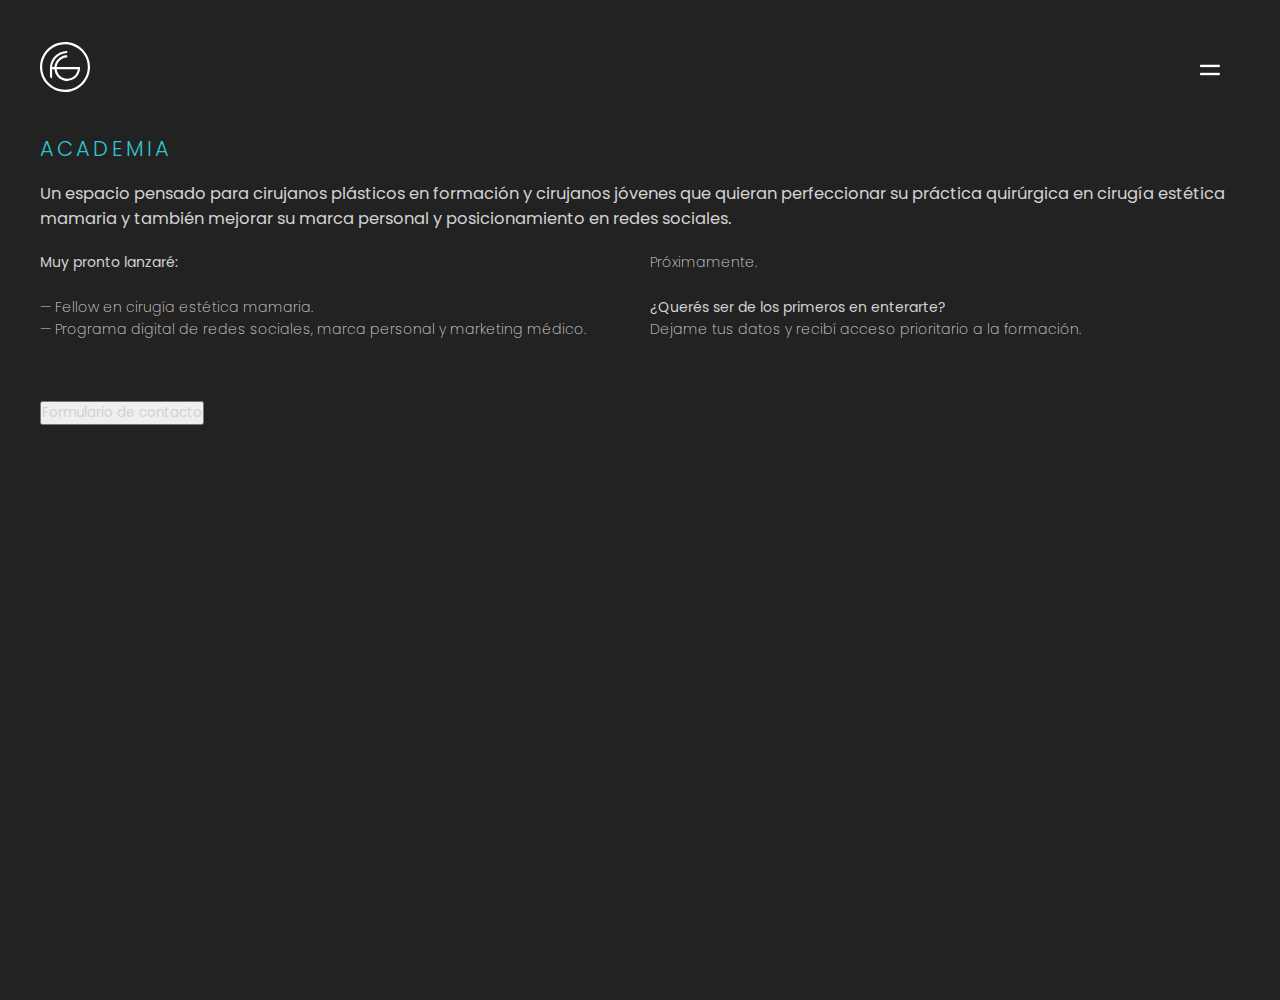
<file: academia.html>
<!DOCTYPE html>
<html lang="es">
<head>
    <meta charset="UTF-8">
    <meta name="viewport" content="width=device-width, initial-scale=1.0">
    <link rel="stylesheet" href="style-res.css?v=1.6">
    <link rel="icon" type="image/png" sizes="32x32" href="./img/favicon-32.png">
    <link rel="icon" type="image/png" sizes="16x16" href="./img/favicon-16.png">
    <link rel="apple-touch-icon" sizes="180x180" href="./img/apple-touch-icon.png">
    <link rel="mask-icon" href="./img/safari-pinned-tab.svg" color="#FFF">
    <title>Dr. Fernando Glaria - Cirujano Plástico - Resultados naturales y rápida recuperación en cirugía estética mamaria. Más de 10 años de experiencia.</title>
    <meta property="og:title" content="Dr Fernando Glaria"/>
    <meta property="og:url" content="https://www.drfernandoglaria.com/2026"/>
    <meta property="og:image" content="https://drfernandoglaria.com/2026/folio.jpg"/>
    <meta property="og:description" content="Soy Cirujano Plástico con más de 10 años de experiencia. Mi práctica está enfocada en la cirugía estética mamaria y de contorno corporal. Resultados naturales, duraderos y una recuperación más rápida."/>
</head>
<script type="application/ld+json"> {
  "@context": "https://schema.org",
  "@type": "Physician",
  "name": "Dr. Glaria",
  "sameAs": ["https://www.instagram.com/drglaria","https://www.youtube.com/@drglaria","https://www.tiktok.com/@drglaria","https://share.google/iBatU9gNkHVBA42M7"]
}
</script>
<body>
    <!-- CONTENEDOR ================================================= -->
    <section class="page" id="top">
        <!-- HEADER =================================================== --> 
        <header>
            <div class="logo">
                <a href="index.html">
                    <img src="./img/logo.svg" alt="logo">
                </a>
            </div>
            <div class="toggle"></div>
        </header>

        <!-- ACADEMIA =================================================== --> 
        <section class="seccion izquierda" id="resultados">
            <div class="wrapper2">
                <h2>Academia</h2>

                <!-- Resultado 01 --> 
                <h3><strong>Un espacio pensado para cirujanos plásticos en formación y cirujanos jóvenes que quieran perfeccionar su práctica quirúrgica en cirugía estética mamaria y también mejorar su marca personal y posicionamiento en redes sociales.</strong></h3>
                <div class="container2">
                    <p>
                        <strong>Muy pronto lanzaré:</strong><br><br>
                        — Fellow en cirugía estética mamaria.<br>
                        — Programa digital de redes sociales, marca personal y marketing médico.
                    </p>
                    <p>
                        <span class="prox">Próximamente.</span><br><br>
                        <strong>¿Querés ser de los primeros en enterarte?</strong><br>
                        Dejame tus datos y recibí acceso prioritario a la formación.
                    </p>
                </div>
                <button type="button" class="btn-line"
                    onclick="window.open('https://docs.google.com/forms/d/e/1FAIpQLSdGvCwheKREqmC-kmDOIrC5liNqWBCZGkgDEMYSaC4iE2CJGw/viewform', '_blank', 'noopener');">
                    Formulario de contacto
                </button>
            </div>
        </section>
        
        <!-- ======================== -->
         
    
    </section>
    <!-- ======================== -->

    <!-- MENÚ =================================================== -->
    <nav class="menu">
        <ul>
            <li><a href="index.html">Inicio</a></li>
            <li><a href="index.html#sobre-mi">Sobre mí</a></li>
            <li><a href="index.html#cirugia-mamas">Cirugía mamaria</a></li>
            <li><a href="index.html#contorno-corporal">Contorno corporal</a></li>
            <li><a href="index.html#testimonios">Testimonios</a></li>
            <li><a href="resultados.html">Resultados</a></li>
            <li><a href="index.html#faqs">FAQs</a></li>
            <li><a href="index.html#contacto">Contacto</a></li>
        </ul>
    </nav>
<script type="module" src="script-res.js?v=1.3"></script>
</body>
</html>
</file>
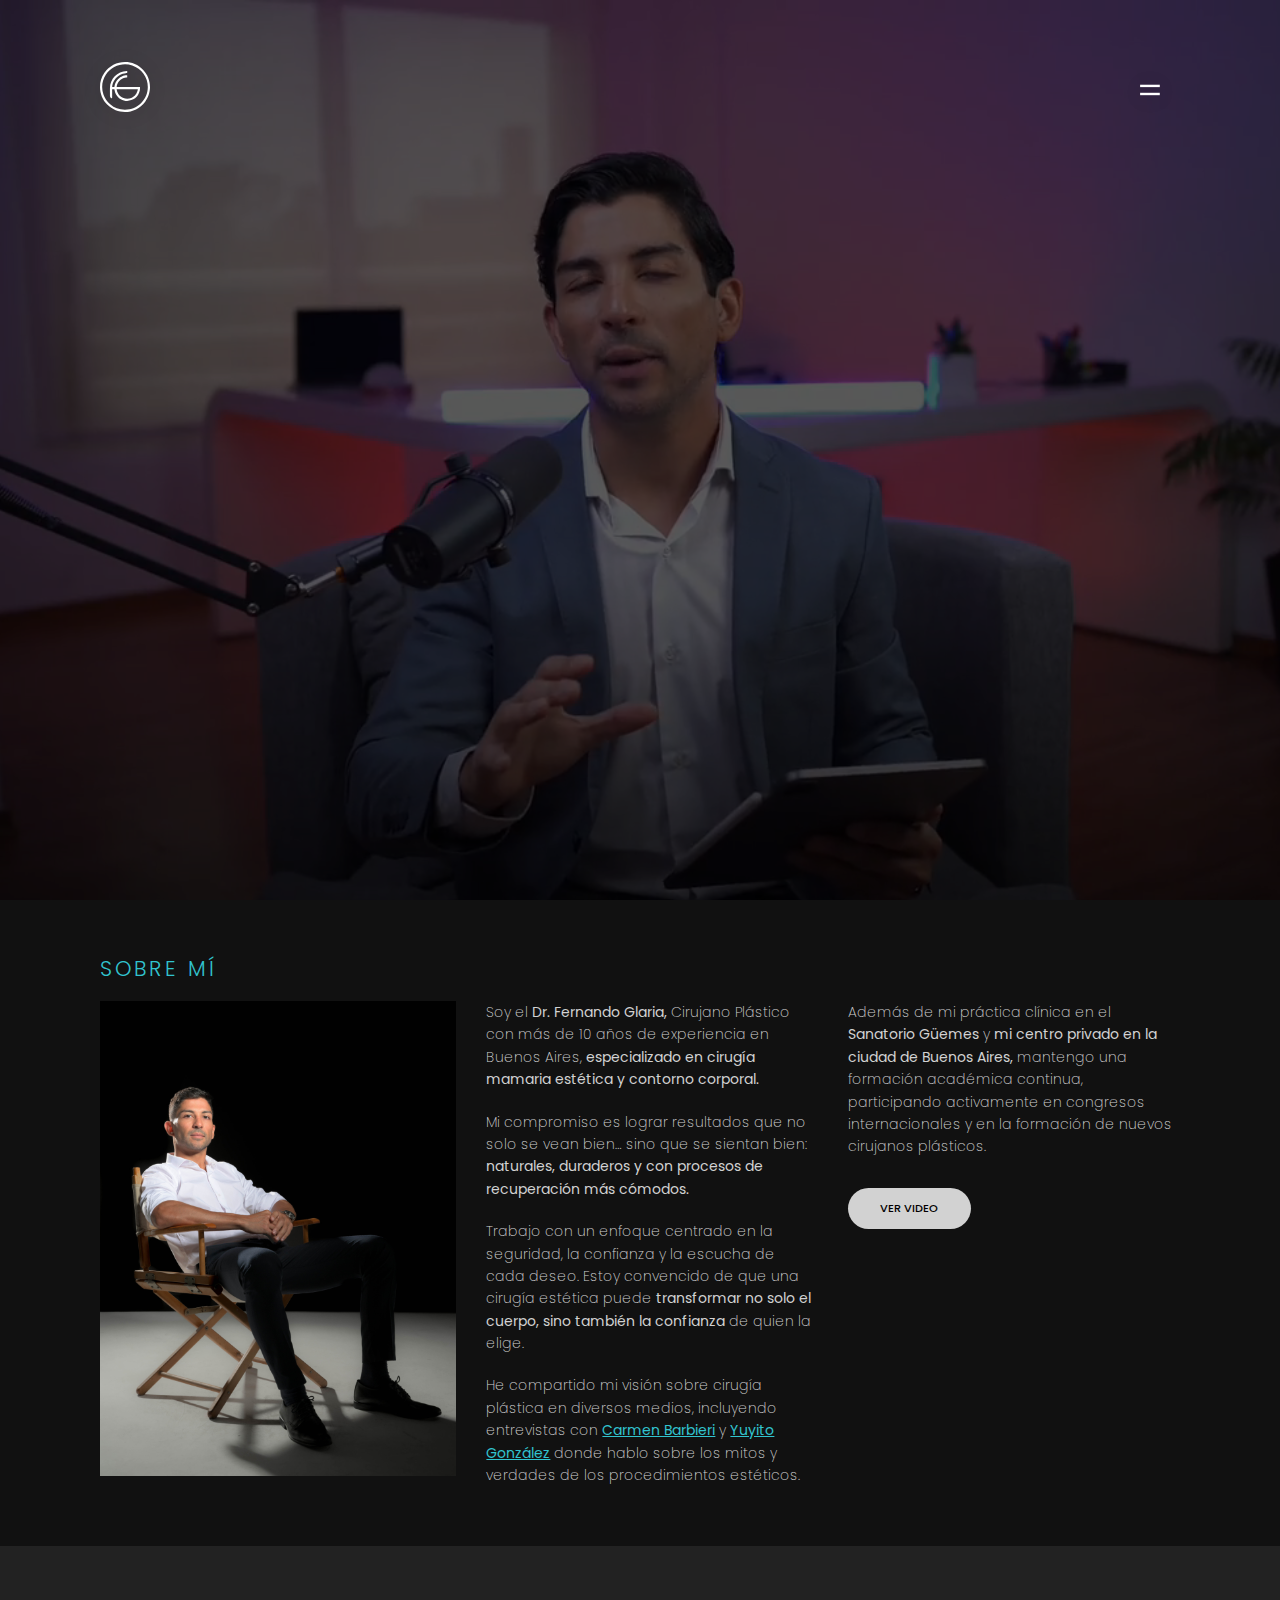
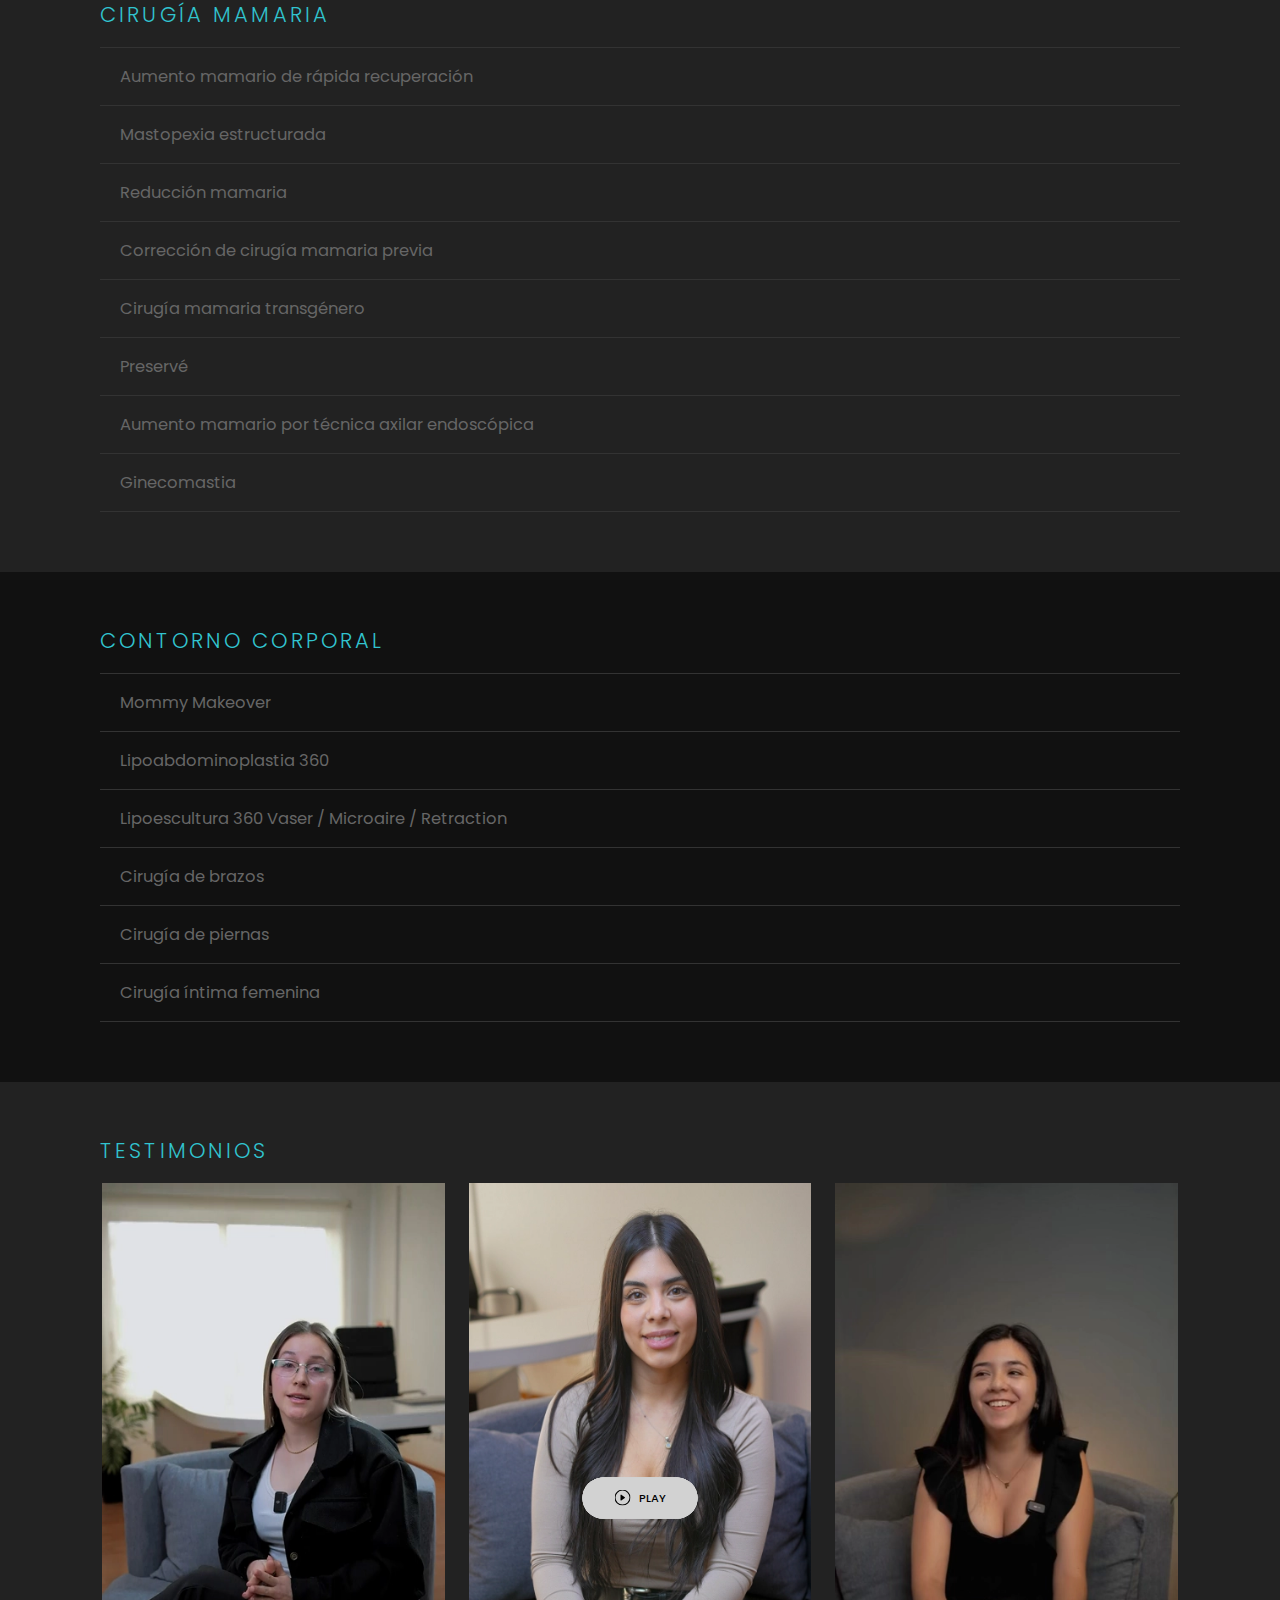
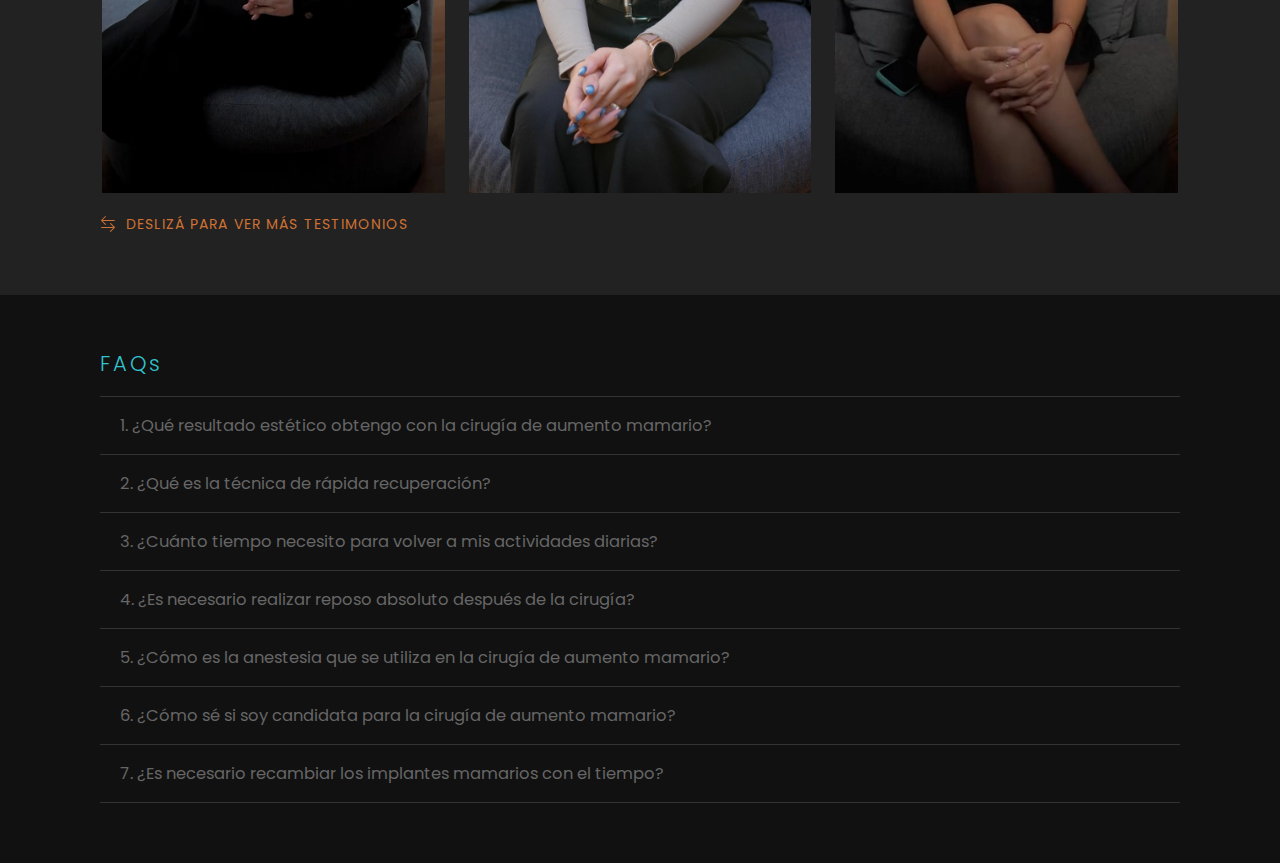
<file: index2.html>
<!DOCTYPE html>
<html lang="en">
<head>
    <meta charset="UTF-8">
    <meta name="viewport" content="width=device-width, initial-scale=1.0">
    <link rel="stylesheet" href="style2.css?v=2.5">
    <link rel="icon" type="image/png" sizes="32x32" href="./img/favicon-32.png">
    <link rel="icon" type="image/png" sizes="16x16" href="./img/favicon-16.png">
    <link rel="apple-touch-icon" sizes="180x180" href="./img/apple-touch-icon.png">
    <link rel="mask-icon" href="./img/safari-pinned-tab.svg" color="#FFF">
    <title>Dr. Fernando Glaria - Cirujano Plástico - Resultados naturales y rápida recuperación en cirugía estética mamaria. Más de 10 años de experiencia.</title>
    <meta property="og:title" content="Dr Fernando Glaria"/>
    <meta property="og:url" content="https://www.drfernandoglaria.com/2026"/>
    <meta property="og:image" content="https://drfernandoglaria.com/2026/folio.jpg"/>
    <meta property="og:description" content="Soy Cirujano Plástico con más de 10 años de experiencia. Mi práctica está enfocada en la cirugía estética mamaria y de contorno corporal. Resultados naturales, duraderos y una recuperación más rápida."/>
</head>
<body class="no-scroll">


    <!-- LOADER =================================================== -->
    <div class="tapa">
        <div class="loader">
            <img src="./img/loader.svg" alt="">
        </div>
    </div>
    <!-- ======================== -->

    <!-- CONTENEDOR ================================================= -->
    <section class="page" id="top">
        <!-- HOME =================================================== -->
        <section class="showcase">
            <header>
                <div class="logo">
                    <a href="#top">
                        <img src="./img/logo.svg" alt="logo">
                    </a>
                </div>
                <div class="toggle"></div>
            </header>

            <video 
                id="video-fondo" 
                muted
                loop
                pause
                playsinline
                preload="auto">
                <source src="./video/introloop.mp4?v=1.2" type="video/mp4">
            </video>

            <div class="overlay"></div>

            <div class="video-completo">
                <div class="reproductor">
                    <video
                        id="video-home"
                        playsinline
                        preload="none"
                        controls
                        controlsList="nodownload noplaybackrate noremoteplayback"
                    ></video>
                </div>
            </div>

            <div class="text">
                <h1>Dr. Fernando Glaria</h1>
                <h2>Cirujano Plástico</h2>
                <p>Resultados naturales y rápida recuperación en cirugía estética mamaria. Más de 10 años de experiencia.</p>
                <button type="button" class="btn-pill js-open-video"
                    data-video="https://lcandotti.com/glaria/video_HOME.mp4"
                    data-poster="./video/video_HOME_poster.jpg">
                    Ver video completo
                </button>
            </div>
        </section>
        <!-- ======================== -->


        <!-- SOBRE MÍ =================================================== -->
        <section class="seccion izquierda" id="sobre-mi">
            <div class="wrapper">
                <h2>Sobre Mí</h2>
                <div class="container">
                    <img src="./img/glaria_perfil.jpg?v=1.2" alt="foto-perfil">
                    <div class="box">
                        <p>
                            Soy el <strong>Dr. Fernando Glaria,</strong> Cirujano Plástico con más de 10 años de experiencia en Buenos Aires, <strong>especializado en cirugía mamaria estética y contorno corporal.</strong>
                        </p>
                        <p>
                            Mi compromiso es lograr resultados que no solo se vean bien… sino que se sientan bien: <strong>naturales, duraderos y con procesos de recuperación más cómodos.</strong>
                        </p>
                        <p>
                            Trabajo con un enfoque centrado en la seguridad, la confianza y la escucha de cada deseo. Estoy convencido de que una cirugía estética puede <strong>transformar no solo el cuerpo, sino también la confianza</strong> de quien la elige.
                        </p>
                        <p>
                            He compartido mi visión sobre cirugía plástica en diversos medios, incluyendo entrevistas con 
                            <a href="#" class="js-open-video"
                                data-video="https://lcandotti.com/glaria/video_CARMEN.mp4"
                                data-poster="./video/video_CARMEN_poster.webp">Carmen Barbieri</a>
                                 y 
                            <a href="#" class="js-open-video"
                                data-video="https://lcandotti.com/glaria/video_YUYITO.mp4"
                                data-poster="./video/video_YUYITO_poster.webp">Yuyito González</a>
                                 donde hablo sobre los mitos y verdades de los procedimientos estéticos.
                        </p>
                    </div>

                    <div class="box">
                        <p class="txt-base">
                            Además de mi práctica clínica en el <strong>Sanatorio Güemes</strong> y <strong>mi centro privado en la ciudad de Buenos Aires,</strong> mantengo una formación académica continua, participando activamente en congresos internacionales y en la formación de nuevos cirujanos plásticos.
                        </p>
                        <button type="button" class="btn-pill js-open-video"
                            data-video="https://lcandotti.com/glaria/video_HOME.mp4"
                            data-poster="./video/video_HOME_poster.jpg?v=1.2">
                            Ver video
                        </button>
                    </div>
                </div>
            </div>
        </section>
        <!-- ======================== -->


        <!-- CIRUJÍA MAMARIA =================================================== -->
        <section class="seccion izquierda" id="cirugia-mamas">
            <div class="wrapper acordeon">
                <h2>Cirugía mamaria</h2>
                
                <!-- Acordeón 01 -->
                <div class="item" id="mamas-01" style="z-index: 1">
                    <h3>Aumento mamario de rápida recuperación</h3>
                    <div class="container">
                        <div class="box">
                            <p>
                                Es una técnica novedosa que permite autonomía inmediata a las pacientes y el retorno a las actividades cotidianas entre las 48 y 72 horas posteriores a la cirugía.
                            </p>
                            <p>
                                El procedimiento tiene una duración aproximada de 60 a 70 minutos, minimiza el trauma de los tejidos y no requiere el uso de drenajes, vendajes compresivos ni inmovilización de los brazos.
                            </p>
                        </div>
                        <div class="box">
                            <p>
                                Esta técnica avanzada permite una recuperación más rápida, una experiencia segura y confortable, enfocada en lograr resultados acordes a las expectativas de cada paciente.
                            </p>
                        </div>
                        <div class="box">                         
                            <button type="button" class="btn-pill js-open-video"
                                data-video="https://lcandotti.com/glaria/video_AM.mp4"
                                data-poster="./video/video_AM_poster.jpg">
                                Ver video
                            </button>    
                        </div>
                    </div>

                    <details class="leer-mas toggle-text">
                        <summary>
                            <span class="label"></span>
                        </summary>

                        <h4>Técnica personal Glaria: Escote de alta definición y realce del polo superior.</h4>
                        <p>
                            Aplico una técnica quirúrgica propia basada en una planificación individualizada de cada caso, teniendo en cuenta la anatomía, la calidad de los tejidos y los objetivos estéticos de la paciente.
                            Mi enfoque se centra en lograr un escote de alta definición y un realce controlado del polo superior, respetando la proporción corporal y la naturalidad del resultado. Para ello, utilizo implantes de alta gama, realizo un dual plane customizado adaptado a cada paciente y aplico un protocolo específico de cicatriz fina.
                            Todo el proceso quirúrgico está orientado a una rápida recuperación, con el objetivo de que la paciente recupere autonomía en forma temprana y pueda retomar progresivamente sus actividades habituales dentro de las primeras 48 a 72 horas.
                        </p>
                        <p>
                            Mi enfoque se centra en lograr un escote de alta definición y un realce controlado del polo superior, respetando la proporción corporal y la naturalidad del resultado. Para ello, utilizo implantes de alta gama, realizo un dual plane customizado adaptado a cada paciente y aplico un protocolo específico de cicatriz fina.
                        </p>
                        <p>Todo el proceso quirúrgico está orientado a una rápida recuperación, con el objetivo de que la paciente recupere autonomía en forma temprana y pueda retomar progresivamente sus actividades habituales dentro de las primeras 48 a 72 horas.
                        </p>
                    </details>
                </div>

                <!-- Acordeón 02 -->
                <div class="item" id="mamas-02" style="z-index: 1">
                    <h3>Mastopexia estructurada</h3>
                    <div class="container">
                        <div class="box">
                            La mastopexia, o levantamiento mamario, es un procedimiento quirúrgico destinado a corregir la caída y la flacidez de las mamas, reposicionando el tejido mamario y el complejo aréola-pezón, y logrando una mama mejor formada, más redondeada y ubicada en una posición más alta y armónica.
                        </div>
                        <div class="box">
                            <p>
                                Esta cirugía está indicada en pacientes con mamas caídas, flácidas o con pérdida de firmeza, ya sea por el paso del tiempo, embarazos, lactancia, cambios de peso o características propias de la piel y los tejidos.
                            </p>
                        </div>
                        <div class="box">                         
                            <button type="button" class="btn-pill js-open-video"
                                data-video="https://lcandotti.com/glaria/video_MAX.mp4"
                                data-poster="./video/video_MAX_poster.jpg">
                                Ver video
                            </button>    
                        </div>
                    </div>

                    <details class="leer-mas toggle-text">
                        <summary>
                            <span class="label"></span>
                        </summary>

                        <p>
                            El objetivo no es solo levantar la mama, sino también mejorar su forma, proyección y contorno.
                            Mi enfoque se centra en lograr un escote de alta definición y un realce controlado del polo superior, respetando la proporción corporal y la naturalidad del resultado. Para ello, utilizo implantes de alta gama, realizo un dual plane customizado adaptado a cada paciente y aplico un protocolo específico de cicatriz fina.
                        </p>
                        <p>
                            En mi enfoque de mastopexia estructurada, la utilización de implantes mamarios forma parte del procedimiento en la gran mayoría de los casos. La incorporación de implantes de alta gama permite aportar soporte interno, mejorar el realce del polo superior y acercar el resultado, en la medida de lo posible, al aspecto de una cirugía de aumento mamario primario, entendiendo que se trata de una cirugía de levantamiento con características propias.
                        </p>
                    </details>
                </div>

                <!-- Acordeón 03 -->
                <div class="item" id="mamas-03" style="z-index: 1">
                    <h3>Reducción mamaria</h3>
                    <div class="container">
                        <div class="box">
                           La reducción mamaria es un procedimiento quirúrgico destinado a disminuir el volumen excesivo de las mamas, mejorar su forma y aliviar las molestias físicas y funcionales asociadas, como dolor cervical y dorsal, incomodidad para realizar actividad física, irritación de la piel y dificultad para encontrar ropa adecuada.
                        </div>
                        <div class="box">
                            <p>
                                La cirugía permite reducir el volumen mamario, reposicionar el tejido y el complejo aréola-pezón, y lograr mamas más livianas, mejor formadas y proporcionales al cuerpo de la paciente. En la mayoría de los casos, la reducción mamaria se asocia a una mastopexia, ya que al disminuir el volumen es necesario levantar y remodelar la mama para obtener un resultado armónico y estable en el tiempo.
                            </p>
                        </div>
                        <div class="box">                         
                            <p>
                                Aplico un enfoque quirúrgico basado en una planificación individualizada, teniendo en cuenta la anatomía, la calidad de los tejidos, el volumen a reducir y los objetivos estéticos y funcionales de cada paciente. 
                            </p>
                        </div>
                    </div>

                    <details class="leer-mas toggle-text">
                        <summary>
                            <span class="label"></span>
                        </summary>

                        <p>
                            En determinados casos, la reducción mamaria puede combinarse con implantes mamarios de alta gama, lo que permite aportar mayor soporte al polo superior, mejorar la proyección y lograr un escote más definido, acercando el resultado, en la medida de lo posible, a una mama más estructurada.
                        </p>
                        <p>
                            Cuando la paciente prefiere no utilizar implantes, la reducción puede realizarse sin su colocación. En estos casos, el resultado suele ser más natural, con una mama más liviana y acorde al nuevo volumen, aunque con menor definición del escote y un realce menos marcado del polo superior. Estas diferencias se analizan y se explican en detalle durante la consulta, como parte del proceso de toma de decisiones compartidas.
                        </p>
                        <p>
                            El objetivo de la reducción mamaria es lograr un equilibrio entre alivio funcional, forma y proporción corporal, priorizando siempre la seguridad y el bienestar de la paciente, y adaptando la técnica a cada caso en particular.
                        </p>
                    </details>
                </div>


                <!-- Acordeón 04 -->
                <div class="item" id="mamas-04" style="z-index: 1">
                    <h3>Corrección de cirugía mamaria previa</h3>
                    <div class="container">
                        <p>
                            Existen diferentes situaciones en las que una paciente puede requerir una nueva intervención sobre sus mamas luego de una cirugía previa. Ya sea por una decisión personal, por cambios en el cuerpo con el paso del tiempo o por la necesidad de corregir un resultado anterior, cada caso requiere una evaluación individual y una planificación precisa.
                        </p>
                    </div>
                    
                    <details class="leer-mas toggle-text">
                        <summary>
                            <span class="label"></span>
                        </summary>
                        <h4>Recambio de implantes mamarios</h4>
                        <p>
                            Es una consulta frecuente en la cirugía mamaria. Suele indicarse en pacientes que se colocaron implantes hace muchos años y desean actualizarlos, así como en casos donde el objetivo estético ha cambiado con el tiempo. Algunas pacientes buscan un mayor volumen, otras prefieren disminuirlo, o modificar la proyección y la forma para adaptarlas a su anatomía y etapa de vida actual.
                        </p>
                        <p>
                            El recambio puede realizarse de manera aislada o combinarse con una mastopexia estructurada, según la calidad de los tejidos y el resultado deseado, siempre mediante una planificación quirúrgica personalizada.
                        </p>
                        <h4>Retiro de implantes mamarios (explantación)</h4>
                        <p>
                            La explantación mamaria puede realizarse por motivos personales, médicos o estéticos. En muchos casos, el retiro de implantes se combina con una mastopexia estructurada para reposicionar el tejido y optimizar la forma de la mama. Al no utilizar implantes, el resultado suele ser más natural, con menor definición del escote y un realce menos marcado del polo superior, aspecto que se explica y se planifica en conjunto con la paciente.</p>
                        <p>
                        <h4>Mastopexia secundaria a cirugía previa</h4>
                            En pacientes que presentan caída, flacidez o pérdida de forma luego de una cirugía mamaria previa, puede indicarse una mastopexia secundaria. Este procedimiento suele asociarse a un recambio de implantes y a una mastopexia estructurada complementaria, con el objetivo de mejorar la forma, la proyección y la estabilidad del resultado a largo plazo.
                        </p>
                        <h4>Corrección de resultados previos</h4>
                        <p>
                            Las cirugías orientadas a corregir resultados previos abordan situaciones como asimetrías, desplazamientos de los implantes, contractura capsular u otros cambios que pueden aparecer con el tiempo. Cada caso se evalúa de manera individual y, en muchas oportunidades, el tratamiento requiere la combinación de colocación o recambio de implantes junto con una mastopexia estructurada para reorganizar los tejidos y optimizar el resultado final.
                        </p>
                        <p>Como especialista en cirugía mamaria, realizo una evaluación integral de cada caso para definir la mejor estrategia quirúrgica, priorizando siempre la seguridad y buscando un resultado natural, estetico y estable en el tiempo.</p>
                    </details>
                </div>

                <!-- Acordeón 05 -->
                <div class="item" id="mamas-05" style="z-index: 1">
                    <h3>Cirugía mamaria transgénero</h3>
                    <div class="container">
                        <div class="box2">
                            <p>
                                La cirugía mamaria en personas transgénero forma parte de un proceso de afirmación de género que, en muchos casos, requiere un abordaje interdisciplinario y una planificación cuidadosa.
                            </p>
                            <p>
                                El objetivo es adecuar la anatomía torácica a la identidad y expectativas de cada paciente, priorizando siempre la seguridad y el respeto por los tejidos.
                            </p>
                        </div>
                        <div class="box2">
                            <p>
                                Actualmente coordino la unidad de cirugía mamaria transgénero del servicio de Cirugía Plástica del Sanatorio Güemes, formando parte de un equipo interdisciplinario junto a las áreas de endocrinología, ginecología, proctología y salud mental. Mi práctica se enfoca en la feminización y masculinización torácica.
                            </p>
                        </div>
                    </div>
                    
                    <details class="leer-mas toggle-text">
                        <summary>
                            <span class="label"></span>
                        </summary>
                        <h4>Feminización torácica – Mastoplastía de aumento</h4>
                        <p>
                            La mastoplastía de aumento tiene como objetivo lograr la feminización del tórax mediante la colocación de implantes mamarios. La técnica quirúrgica y el volumen de los implantes se definen en conjunto con la paciente, de acuerdo con sus deseos, características anatómicas y calidad de los tejidos.
                        </p>
                        <p>
                            En estos procedimientos aplico mi técnica personal de escote de alta definición y realce del polo superior, basada en una planificación individualizada, de la misma manera que en la cirugía mamaria estética convencional. El objetivo es lograr un resultado armónico, proporcionado y natural, respetando la anatomía y las expectativas de cada caso.
                        </p>
                        <p>
                        <h4>Masculinización torácica – Mastectomía bilateral</h4>
                            La masculinización torácica busca lograr un tórax plano y de aspecto masculino mediante la resección del tejido mamario y la reubicación del complejo aréola-pezón. Existen distintas técnicas quirúrgicas, como el abordaje periareolar o el surco submamario, cuya elección depende de las características anatómicas del paciente y se define durante la evaluación preoperatoria.
                        </p>
                    </details>
                </div>

                <!-- Acordeón 06 -->
                <div class="item" id="mamas-06" style="z-index: 1">
                    <h3>Preservé</h3>
                    <div class="container">
                        <div class="box">
                            <p>
                               Es una técnica de preservación de tejidos que utiliza un abordaje mínimamente invasivo para la colocación del implante con menor trauma y mayor precisión. Se realiza mediante una incisión menor a 2 cm, a través de la cual se introduce un disector con balón que permite una disección en frío del espacio donde se alojará el implante.
                            </p>
                        </div>
                        <div class="box">
                            <p>
                               Este enfoque permite preservar los ligamentos mamarios, reducir la inflamación y favorecer una mejor recuperación. El implante utilizado es Motiva Ergonomix 2, un implante de última generación con menor riesgo de contractura capsular y menor incidencia de rippling. La colocación se realiza mediante técnica “no-touch”, utilizando una manga (funnel), sin manipulación directa del implante.
                            </p>
                        </div>
                        <div class="box"> 
                            <p class="txt-base">
                                Las principales ventajas de esta técnica incluyen incisiones pequeñas, menor trauma tisular, preservación de las estructuras mamarias y una recuperación más rápida, manteniendo altos estándares de seguridad y precisión quirúrgica.
                            </p>
                            <button type="button" class="btn-pill js-open-video"
                                data-video="https://lcandotti.com/glaria/video_PRE2.mp4"
                                data-poster="./video/video_PRE_poster.jpg">
                                Ver video
                            </button>
                        </div>
                    </div>
                </div>

                <!-- Acordeón 07 -->
                <div class="item" id="mamas-07" style="z-index: 1">
                    <h3>Aumento mamario por técnica axilar endoscópica</h3>
                    <div class="container">
                        <div class="box">
                            <p>
                              La técnica axilar endoscópica es una alternativa avanzada para realizar un aumento mamario sin cicatrices visibles en las mamas, ya que la incisión se realiza a nivel de la axila, quedando disimulada en un pliegue natural.
                            </p>
                        </div>
                        <div class="box">
                            <p>
                                Mediante el uso de una cámara endoscópica de alta definición, esta técnica permite una visualización precisa de los tejidos y una colocación controlada del implante en plano dual plane, con los mismos criterios técnicos que en el abordaje convencional. La introducción del implante se realiza utilizando un funnel y técnica “no-touch”, lo que reduce el contacto con la piel y el riesgo de contaminación.
                            </p>
                        </div>
                        <div class="box"> 
                            <p>
                                Esta combinación de precisión endoscópica, mínima invasión y seguridad permite obtener resultados naturales y estéticamente cuidados. Se trata de una técnica que pocos cirujanos realizan de forma habitual, y que incorporo en mi práctica para pacientes seleccionadas que desean evitar cicatrices visibles en las mamas.
                            </p>
                        </div>
                    </div>
                </div>

                <!-- Acordeón 08 -->
                <div class="item" id="mamas-08" style="z-index: 1">
                    <h3>Ginecomastia</h3>
                    <div class="container">
                        <div class="box">
                            <p>
                              La ginecomastia es el aumento persistente del volumen mamario en el hombre. Se considera persistente cuando se mantiene por más de un año, ya que en muchos casos puede ser transitoria y resolverse espontáneamente.
                            </p>
                        </div>
                        <div class="box">
                            <p>
                               Cuando la ginecomastia persiste, el tratamiento suele ser quirúrgico. Si bien en la mayoría de los casos no se identifica una causa específica, pueden existir factores asociados como alteraciones hormonales, uso de determinados medicamentos, esteroides anabólicos, marihuana, enfermedades metabólicas o endocrinológicas.
                            </p>
                        </div>
                        <div class="box"> 
                            <p>
                                Por este motivo, como parte del estudio preoperatorio, es fundamental una evaluación clínica adecuada para descartar causas tratables.

                            </p>
                        </div>
                    </div>
                    
                    <details class="leer-mas toggle-text">
                        <summary>
                            <span class="label"></span>
                        </summary>
                        <p>
                            El tratamiento quirúrgico se adapta a cada caso según el volumen glandular y la presencia o no de exceso de piel, pudiendo realizarse mediante resección de la glándula, lipoaspiración o una combinación de ambas. En algunos pacientes también es necesario ajustar la piel para lograr un contorno torácico masculino adecuado.
                        </p>
                        <p>
                            La indicación quirúrgica se basa en que la ginecomastia genera una alteración estética del tórax con impacto frecuente en la autoestima y la vida social. Como especialista en cirugía mamaria, realizo una evaluación individual de cada paciente para definir la técnica más adecuada y lograr un tórax plano, armónico y acorde a la anatomía masculina.
                        </p>
                    </details>
                </div>
            
            </div>
        </section>
        <!-- ======================== -->

        <!-- CIRUJÍA CONTORNO =================================================== -->
        <section class="seccion izquierda" id="contorno-corporal">
            <div class="wrapper acordeon">
                <h2>Contorno corporal</h2>
                
                <!-- Acordeón 01 -->
                <div class="item" id="contorno-01">
                    <h3>Mommy Makeover</h3>
                    <div class="container">
                        <div class="box">
                            <p>
                                Recuperar la figura después del embarazo. El embarazo y la maternidad producen cambios naturales en el cuerpo que, en muchos casos, no pueden revertirse sólo con ejercicio o alimentación.
                            </p>
                            <p>
                                El Mommy Makeover es una cirugía combinada diseñada para restaurar la forma y firmeza del cuerpo después de la maternidad, devolviendo armonía y confianza a cada paciente.
                            </p>
                        </div>
                        <div class="box">
                            <p>
                                Dependiendo de las necesidades individuales, el procedimiento puede incluir una cirugía mamaria (aumento, levantamiento o reducción), una abdominoplastia, y en algunos casos liposucción para redefinir el contorno corporal. Cada plan quirúrgico es completamente personalizado, teniendo en cuenta la anatomía, los objetivos y el momento vital de cada paciente.
                            </p>
                        </div>
                        <div class="box">                         
                            <p>
                                Como especialista en cirugía mamaria y contorno corporal, mi enfoque es lograr resultados naturales, equilibrados y seguros, combinando técnicas avanzadas y una recuperación progresiva que permite retomar la vida cotidiana con confianza y bienestar.
                            </p>
                        </div>
                    </div>
                </div>

                <!-- Acordeón 02 -->
                <div class="item" id="contorno-02">
                    <h3>Lipoabdominoplastia 360</h3>
                    <div class="container">
                        <div class="box2">
                            <p>
                                Es una técnica avanzada que combina lipoescultura y abdominoplastía (dermolipectomía) en todo el contorno abdominal, no solo en la región anterior, sino también en los laterales y la zona posterior.
                            </p>
                            <p>
                                Este enfoque integral representa una evolución de la abdominoplastía clásica y permite obtener los mejores resultados que puede ofrecer actualmente la cirugía plástica moderna.
                            </p>
                        </div>
                        <div class="box2">                         
                            <p>
                                La asociación de lipoescultura con tecnología de última generación es un pilar fundamental de este concepto, ya que no solo mejora los resultados estéticos, sino que aumenta la seguridad del procedimiento y acorta los tiempos de recuperación.
                            </p>
                        </div>
                    </div>

                    <details class="leer-mas toggle-text">
                        <summary>
                            <span class="label"></span>
                        </summary>

                        <h4>La lipoabdominoplastía 360 aborda tres aspectos principales:</h4>
                        <p>
                            <strong>1. Flacidez de la piel:</strong> Se trata mediante la resección del excedente de piel abdominal (dermolipectomía), que suele estar distendida y presentar estrías. Al eliminar este tejido, la mayoría de las estrías desaparecen o se reducen significativamente.
                        </p>
                        <p>
                            <strong>2. Adiposidad localizada:</strong> La grasa acumulada en abdomen y flancos se elimina mediante lipoescultura. Para este paso utilizamos tecnología de última generación (Microaire y VASER), lo que permite mejorar el contorno, reducir complicaciones y favorecer una recuperación más rápida.
                        </p>
                        <p>
                            <strong>3. Músculos rectos abdominales:</strong> En muchos casos existe diástasis de los músculos rectos abdominales (separación y debilidad), frecuente luego de embarazos o descensos importantes de peso. Se corrige mediante una sutura interna que refuerza la pared abdominal, conocida como corsé muscular interno, logrando además una mayor definición y afinamiento de la cintura.
                        </p>
                        <p>
                            La combinación de estas técnicas, junto al uso de tecnología avanzada, permite lograr una mejoría integral del contorno abdominal en 360 grados, con resultados más armónicos, seguros y con una recuperación optimizada.
                        </p>

                        <h4>Mini dermolipectomía</h4>
                        <p>
                            En algunos casos el excedente de piel es menor y puede realizarse la lipoabdominoplastía 360 con una incisión más pequeña. El concepto general de esta cirugía es el mismo que en la lipoabdominoplastía 360 explicada anteriormente con la diferencia de que la cicatriz va a ser menor. Son casos que correctamente seleccionados pueden lograrse excelentes resultados.
                        </p>
                        <h4>Lipotransferencia glútea</h4>
                        <p>
                            Este es el primer plus o agregado a la lipoabdominoplastia 360 que nombro en el video y es un aspecto importante para llevar los resultados un paso más allá aún. Optimiza enormemente el resultado global del contorno corporal en todas las vistas también, anterior, lateral y posterior.
                        </p>
                        <p>
                            La grasa extraída durante la lipoaspiración se puede injertar en distintas zonas de los glúteos para aumentar el volumen y modelar la forma. Esta grasa al ser del propio paciente no presenta riesgo de complicaciones a futuro y suele durar muchos años incluso puede ser permanente en muchos casos. Los resultados son naturales y podemos lograr mayor o menor volumen según los deseos del paciente al injertar mayor o menor cantidad de grasa. Es un complemento perfecto a la lipoabdominoplastia 360.
                        </p>
                        <h4>Lipotransferencia en otras regiones</h4>
                        <p>
                            La grasa extraída se puede injertar en zonas corporales donde queramos aumentar el volumen o modelar la forma como son los glúteos, pectorales y hombros. Esta grasa al ser del propio paciente no presenta riesgo de complicaciones a futuro y suele durar muchos años incluso puede ser permanente en muchos casos. Los resultados son naturales y son un complemento perfecto a la lipoescultura para resaltar la silueta y lograr un aspecto atlético.
                        </p>
                    </details>
                </div>

                <!-- Acordeón 03 -->
                <div class="item" id="contorno-03">
                    <h3>Lipoescultura 360 Vaser / Microaire / Retraction</h3>
                    <div class="container">
                        <div class="box2">
                            <p>
                                Consiste en la extracción de depósitos de grasa resistentes a la dieta y ejercicio físico mediante el uso de cánulas finas y de punta redondeada.
                            </p>
                            <p>
                                Desde el 2021 incorporamos el uso de tecnología en todas nuestras cirugías. Estas tecnologías son el Microaire y Vaser. Ambos aparatos son distintos pero complementarios, y utilizamos uno u otro, o la combinación de ambos específicamente en cada caso para obtener los mejores resultados.
                            </p>                           
                        </div>
                        <div class="box2">
                            <ul>
                                <li><strong>Microaire:</strong> es una tecnología que optimiza y acelera la extracción de la grasa y disminuye el trauma de los tejidos, haciendo que el procedimiento sea más efectivo, seguro y con menor tiempo de recuperación.</li>
                                <li><strong>Vaser:</strong> es un ultrasonido, que emulsiona la grasa (se derrite) para facilitar la extracción. Además genera una estimulación de la dermis de la piel, que brinda retracción y mejoría de la flacidez.</li>
                                <li><strong>Retraction:</strong> última tecnologia que complementa las tecnologias anteriores y ayuda al tensado de la piel.</li>
                            </ul>
                        </div>
                    </div>
                    <details class="leer-mas toggle-text">
                        <summary>
                            <span class="label"></span>
                        </summary>
                        <p>
                            La lipoescultura NO es un método para tratar la obesidad y los pacientes candidatos a este procedimiento deben estar cerca de su peso objetivo. Para determinar precisamente si el paciente es candidato a lipoescultura y también para predecir los resultados, uno de los indicadores que utilizamos es el índice de masa corporal que relaciona el peso con la altura.
                        </p>
                        <p>
                            La lipoescultura 360 se puede combinar con lipoaspiración de otras regiones en los pacientes que lo requieran para optimizar los resultados, así como también con lipotransferencia.
                        </p>
                        <h4>Lipoaspiración en otras regiones</h4>
                        <p>
                            La técnica de lipoescultura o lipoaspiración se puede utilizar para tratar la adiposidad localizada casi en cualquier región del cuerpo. Las zonas más frecuentemente tratadas son: 
                        </p>
                        <ul>
                            <li>Rostro (papada y definición mandibular)</li>
                            <li>Región axilar y mama axilar</li>
                            <li>Brazos</li>
                            <li>Pectoral</li>
                            <li>Dorso</li>
                            <li>Abdomen</li>
                            <li>Glúteos</li>
                            <li>Pliegue subglúteo (banana fold)</li>
                            <li>Cara interna de muslos</li>
                            <li>Cara externa de muslos (pantalón de montar)</li>
                            <li>Cara interna de rodillas</li>
                            </ul>
                        <p>
                            En todas estas regiones es posible combinar con el uso de tecnología Microaire, Vaser y Láser para optimizar los resultados, disminuir complicaciones y acortar la recuperación.
                        </p>
                    </details>
                </div>

                <!-- Acordeón 04 -->
                <div class="item" id="contorno-04">
                    <h3>Cirugía de brazos</h3>
                    <div class="container">
                        <div class="box2">
                            <p>
                                La cirugía de los brazos o lifting de brazos se realiza para tratar la flacidez y exceso de piel colgante del brazo. A veces esta piel colgante hacia abajo se produce por el envejecimiento o por fluctuaciones del peso y es muy difícil de tratar con dieta y ejercicio.
                            </p>
                        </div>
                        <div class="box2">
                            <p>
                                En ocasiones es poco el excedente de piel y predomina la adiposidad localizada, entonces, en estos casos puede estar indicada una lipoaspiración del brazo sin necesidad de realizar cortes ni sacar piel.
                            </p>
                        </div>
                    </div>
                </div>
                
                <!-- Acordeón 05 -->
                <div class="item" id="contorno-05">
                    <h3>Cirugía de piernas</h3>
                    <div class="container">
                        <p>
                           La cirugía de las piernas o lifting de muslos se realiza para tratar la flacidez y exceso de piel colgante de los muslos ocasionados por el envejecimiento o fluctuaciones del peso y que es muy difícil de tratar con dieta y ejercicio.
                        </p>
                    </div>
                </div>

                <!-- Acordeón 06 -->
                <div class="item" id="contorno-06">
                    <h3>Cirugía íntima femenina</h3>
                    <div class="container">
                        <p>
                            Es la cirugía de reducción de labios menores de la vulva. Es un procedimiento de rejuvenecimiento genital muy frecuentemente realizado y brinda una franca mejoría estética. Además mejora la parte funcional a los pacientes al atenuar síntomas como molestias en las relaciones sexuales, irritación y picazón.
                        </p>
                    </div>
                </div>
                
            </div>
        </section>
        <!-- ======================== -->

        <!-- TESTIMONIOS =================================================== -->
         <section class="seccion izquierda" id="testimonios">
            <div class="wrapper">
                <h2>Testimonios</h2>
                
                <div class="carousel" aria-label="Carrusel de Testimonios">
                    <div class="track">
                        <!-- Card 1 -->
                        <section class="card">
                            <button type="button" class="btn-pill js-open-video"
                                data-video="https://lcandotti.com/glaria/testimonio_01_Herber_Agustina.mp4"
                                data-poster="./video/testimonio_01_poster.webp">
                                <img src="./img/play-circle.svg" alt="" class="icon">
                                Play
                            </button>
                            <img src="./video/testimonio_01_poster.webp" alt="Herber Agustina">
                        </section>

                        <!-- Card 2 -->
                        <section class="card">
                            <button type="button" class="btn-pill js-open-video"
                                data-video="https://lcandotti.com/glaria/testimonio_02_Lallana_Karen.mp4"
                                data-poster="./video/testimonio_02_poster.webp">
                                <img src="./img/play-circle.svg" alt="" class="icon">
                                Play
                            </button>
                            <img src="./video/testimonio_02_poster.webp" alt="Lallana Karen">
                        </section>

                        <!-- Card 3 -->
                        <section class="card">
                            <button type="button" class="btn-pill js-open-video"
                                data-video="https://lcandotti.com/glaria/testimonio_03_Martorell_Fatima.mp4"
                                data-poster="./video/testimonio_03_poster.webp">
                                <img src="./img/play-circle.svg" alt="" class="icon">
                                Play
                            </button>
                            <img src="./video/testimonio_03_poster.webp" alt="Martorell Fatima">
                        </section>

                        <!-- Card 4 -->
                        <section class="card">
                            <button type="button" class="btn-pill js-open-video"
                                data-video="https://lcandotti.com/glaria/testimonio_04_Diaz_Valeria.mp4"
                                data-poster="./video/testimonio_04_poster.webp">
                                <img src="./img/play-circle.svg" alt="" class="icon">
                                Play
                            </button>
                            <img src="./video/testimonio_04_poster.webp" alt="Diaz Valeria">
                        </section>

                        <!-- Card 5 -->
                        <section class="card">
                            <button type="button" class="btn-pill js-open-video"
                                data-video="https://lcandotti.com/glaria/testimonio_05_Sharp_Micaela.mp4"
                                data-poster="./video/testimonio_05_poster.webp">
                                <img src="./img/play-circle.svg" alt="" class="icon">
                                Play
                            </button>
                            <img src="./video/testimonio_05_poster.webp" alt="Sharp Micaela">
                        </section>

                        <!-- Card 6 -->
                        <section class="card">
                            <button type="button" class="btn-pill js-open-video"
                                data-video="https://lcandotti.com/glaria/testimonio_06_Panizza_Martina.mp4"
                                data-poster="./video/testimonio_06_poster.webp">
                                <img src="./img/play-circle.svg" alt="" class="icon">
                                Play
                            </button>
                            <img src="./video/testimonio_06_poster.webp" alt="Panizza Martina">
                        </section>

                    </div>
                </div>
                <p id="bajada-carousel">
                <svg class="icon" viewBox="0 0 67 67" xmlns="http://www.w3.org/2000/svg" aria-hidden="true" focusable="false">
                    <path d="M4.167,47.917c-0,1.143 0.94,2.083 2.083,2.083l49.138,0l-13.113,13.108c-0.391,0.391 -0.611,0.922 -0.611,1.475c0,1.145 0.942,2.086 2.086,2.086c0.553,0 1.084,-0.22 1.475,-0.611l16.667,-16.666c0.391,-0.391 0.612,-0.922 0.612,-1.475c-0,-0.554 -0.221,-1.085 -0.612,-1.475l-16.667,-16.667c-0.391,-0.391 -0.922,-0.611 -1.475,-0.611c-1.144,0 -2.086,0.942 -2.086,2.086c0,0.553 0.22,1.084 0.611,1.475l13.113,13.108l-49.138,0c-1.143,0 -2.083,0.941 -2.083,2.084m58.333,-29.167c0,1.143 -0.94,2.083 -2.083,2.083l-49.138,0l13.113,13.109c0.391,0.391 0.611,0.922 0.611,1.475c-0,1.144 -0.942,2.086 -2.086,2.086c-0.553,-0 -1.084,-0.22 -1.475,-0.611l-16.667,-16.667c-0.392,-0.391 -0.612,-0.922 -0.612,-1.475c-0,-0.553 0.22,-1.084 0.612,-1.475l16.667,-16.667c0.391,-0.391 0.922,-0.611 1.475,-0.611c1.144,0 2.086,0.942 2.086,2.086c-0,0.553 -0.22,1.084 -0.611,1.475l-13.113,13.109l49.138,-0c1.143,-0 2.083,0.94 2.083,2.083"/>
                </svg>
                Deslizá para ver más testimonios
                </p>

            </div>
        </section>
        <!-- ======================== -->
        
        <!-- FAQs =================================================== -->
        <section class="seccion izquierda" id="faqs">
            <div class="wrapper acordeon">
                <h2>FAQs</h2>
                
                <!-- Acordeón 01 -->
                <div class="item" id="faq-01">
                    <h3>1. ¿Qué resultado estético obtengo con la cirugía de aumento mamario?</h3>
                    <div class="container">
                        <div class="box2">
                            <p>
                                Mi enfoque en el aumento mamario se centra en lograr una mama natural, armónica y proporcionada, con una buena definición del escote y un realce controlado del polo superior.
                            </p>
                            <p>
                                Según el deseo de cada paciente, el resultado estético puede personalizarse: en algunos casos se busca un aspecto más natural, y en otros una mama ligeramente más redondeada y definida, con mayor proyección y un polo superior más marcado.
                            </p>
                        </div>
                        <div class="box2">
                            <p>
                                Esta versatilidad se logra a través de una planificación quirúrgica individual, teniendo en cuenta la anatomía, la calidad de los tejidos y el objetivo estético de cada paciente, para alcanzar un resultado equilibrado y estable en el tiempo.
                            </p>
                        </div>
                    </div>
                </div>

                <!-- Acordeón 02 -->
                <div class="item" id="faq-02">
                    <h3>2. ¿Qué es la técnica de rápida recuperación?</h3>
                    <div class="container">
                        <div class="box2">
                            <p>
                                La técnica de rápida recuperación es un enfoque quirúrgico avanzado que busca reducir el trauma quirúrgico, la inflamación y el dolor postoperatorio, permitiendo una recuperación más ágil.
                                Mi técnica personal de aumento mamario está diseñada bajo este concepto y combina una cirugía mínimamente invasiva, una planificación precisa y el uso de tecnología y materiales de alta calidad.
                            </p>
                        </div>
                        <div class="box2">
                            <p>
                                Gracias a este enfoque, las pacientes suelen poder retomar sus actividades cotidianas livianas en menos tiempo, respetando las indicaciones médicas y el proceso individual de cada cuerpo.
                            </p>
                        </div>
                    </div>
                </div>

                <!-- Acordeón 03 -->
                <div class="item" id="faq-03">
                    <h3>3. ¿Cuánto tiempo necesito para volver a mis actividades diarias?</h3>
                    <div class="container">
                        <div class="box2">
                            <p>
                                Gracias al enfoque de rápida recuperación, la mayoría de las pacientes puede volver a ser autónoma entre las 48 y 72 horas posteriores a la cirugía. Esto incluye actividades cotidianas como bañarse, lavarse el cabello, salir a cenar, dar paseos suaves o retomar tareas laborales livianas, siguiendo las indicaciones médicas.
                            </p>
                        </div>
                        <div class="box2">
                            <p>
                                La reincorporación a actividades físicas o esfuerzos mayores se realiza de manera progresiva y controlada, según la evolución de cada paciente.
                            </p>
                        </div>
                    </div>
                </div>

                <!-- Acordeón 04 -->
                <div class="item" id="faq-04">
                    <h3>4. ¿Es necesario realizar reposo absoluto después de la cirugía?</h3>
                    <div class="container">
                        <div class="box2">
                            <p>
                                No es necesario realizar reposo absoluto después de la cirugía de aumento mamario.
                                Por el contrario, el movimiento controlado desde el primer día forma parte del proceso de recuperación y contribuye a reducir la inflamación, disminuir la rigidez muscular y acelerar la recuperación.         
                            </p>
                            <p>
                                En mi práctica, indicamos ejercicios específicos de movilización de los brazos, cuidadosamente pautados, que ayudan a mejorar el confort postoperatorio y favorecen una recuperación más rápida y segura.
                            </p>
                        </div>
                        <div class="box2">
                            <p>
                                Es importante aclarar que estos movimientos están indicados y supervisados médicamente: no se trata de realizar ejercicio libre ni esfuerzos no recomendados, sino de seguir las indicaciones precisas que brindamos en cada caso.
                            </p>
                        </div>
                    </div>
                </div>

                <!-- Acordeón 05 -->
                <div class="item" id="faq-05">
                    <h3>5. ¿Cómo es la anestesia que se utiliza en la cirugía de aumento mamario?</h3>
                    <div class="container">
                        <div class="box2">
                            <p>
                                La cirugía de aumento mamario se realiza con técnicas anestésicas modernas y seguras, orientadas a favorecer una rápida recuperación y un postoperatorio más confortable.
                                Trabajamos junto a médicos anestesiólogos con amplia experiencia, que realizan una evaluación individual previa y adaptan la anestesia a cada paciente, priorizando siempre la seguridad y el bienestar.
                            </p>
                        </div>
                        <div class="box2">
                            <p>
                                Este enfoque permite minimizar el impacto postoperatorio y acompañar el concepto de cirugía de rápida recuperación, manteniendo altos estándares de control y monitoreo durante todo el procedimiento.
                            </p>
                        </div>

                    </div>
                </div>

                <!-- Acordeón 05 -->
                <div class="item" id="faq-06">
                    <h3>6. ¿Cómo sé si soy candidata para la cirugía de aumento mamario?</h3>
                    <div class="container">
                        <div class="box2">
                            <p>
                                La mayoría de las mujeres que desean un aumento mamario pueden ser candidatas a este tipo de cirugía, siempre que se realice una evaluación médica adecuada.
                                En la consulta inicial evaluamos el estado de salud general, los antecedentes médicos, las expectativas y las características anatómicas, para definir si la cirugía y el enfoque de rápida recuperación son los más indicados en cada caso.
                            </p>
                        </div>
                        <div class="box2">
                            <p>
                                Esta valoración personalizada es fundamental para garantizar un procedimiento seguro y un resultado acorde a los objetivos de cada paciente.
                            </p>
                        </div> 
                    </div>
                </div>

                <!-- Acordeón 07 -->
                <div class="item" id="faq-07">
                    <h3>7. ¿Es necesario recambiar los implantes mamarios con el tiempo?</h3>
                    <div class="container">
                        <div class="box2">
                            <p>
                                Los implantes mamarios actuales están diseñados para ofrecer una durabilidad prolongada.
                                No existe un tiempo específico de recambio obligatorio. Si la paciente se encuentra conforme con su resultado y no presenta ninguna complicación, no es necesario realizar un reemplazo de rutina.
                            </p>          
                        </div>
                        <div class="box2">
                            <p>
                                Se recomienda realizar controles periódicos, que permiten evaluar su evolución en el tiempo y decidir, si fuera necesario, un eventual recambio de manera planificada y segura.
                            </p>          
                        </div>
                    </div>
                </div>

                
            </div>
        </section>
        <!-- ======================== -->
        

    </section>
    <!-- ======================== -->


    <!-- WAHSTAPP =================================================== -->
    <button type="button" class="btn-pill btn-wp">
        <img src="./img/whatsapp.svg" alt="" class="icon">
        ¡Hablemos!
    </button>
    <!-- ======================== -->

    <!-- MENÚ =================================================== -->
    <nav class="menu">
        <ul>
            <li><a href="#sobre-mi">Sobre mí</a></li>
            <li><a href="#cirugia-mamas">Cirugía mamaria</a></li>
            <li><a href="#contorno-corporal">Contorno corporal</a></li>
            <li><a href="#testimonios">Testimonios</a></li>
            <li><a href="#">Resultados</a></li>
            <li><a href="#faqs">FAQs</a></li>
            <li><a href="#">Academia</a></li>
            <li><a href="#">Contacto</a></li>
        </ul>
    </nav>
<script type="module" src="script2.js?v=2.3"></script>
</body>
</html>
</file>
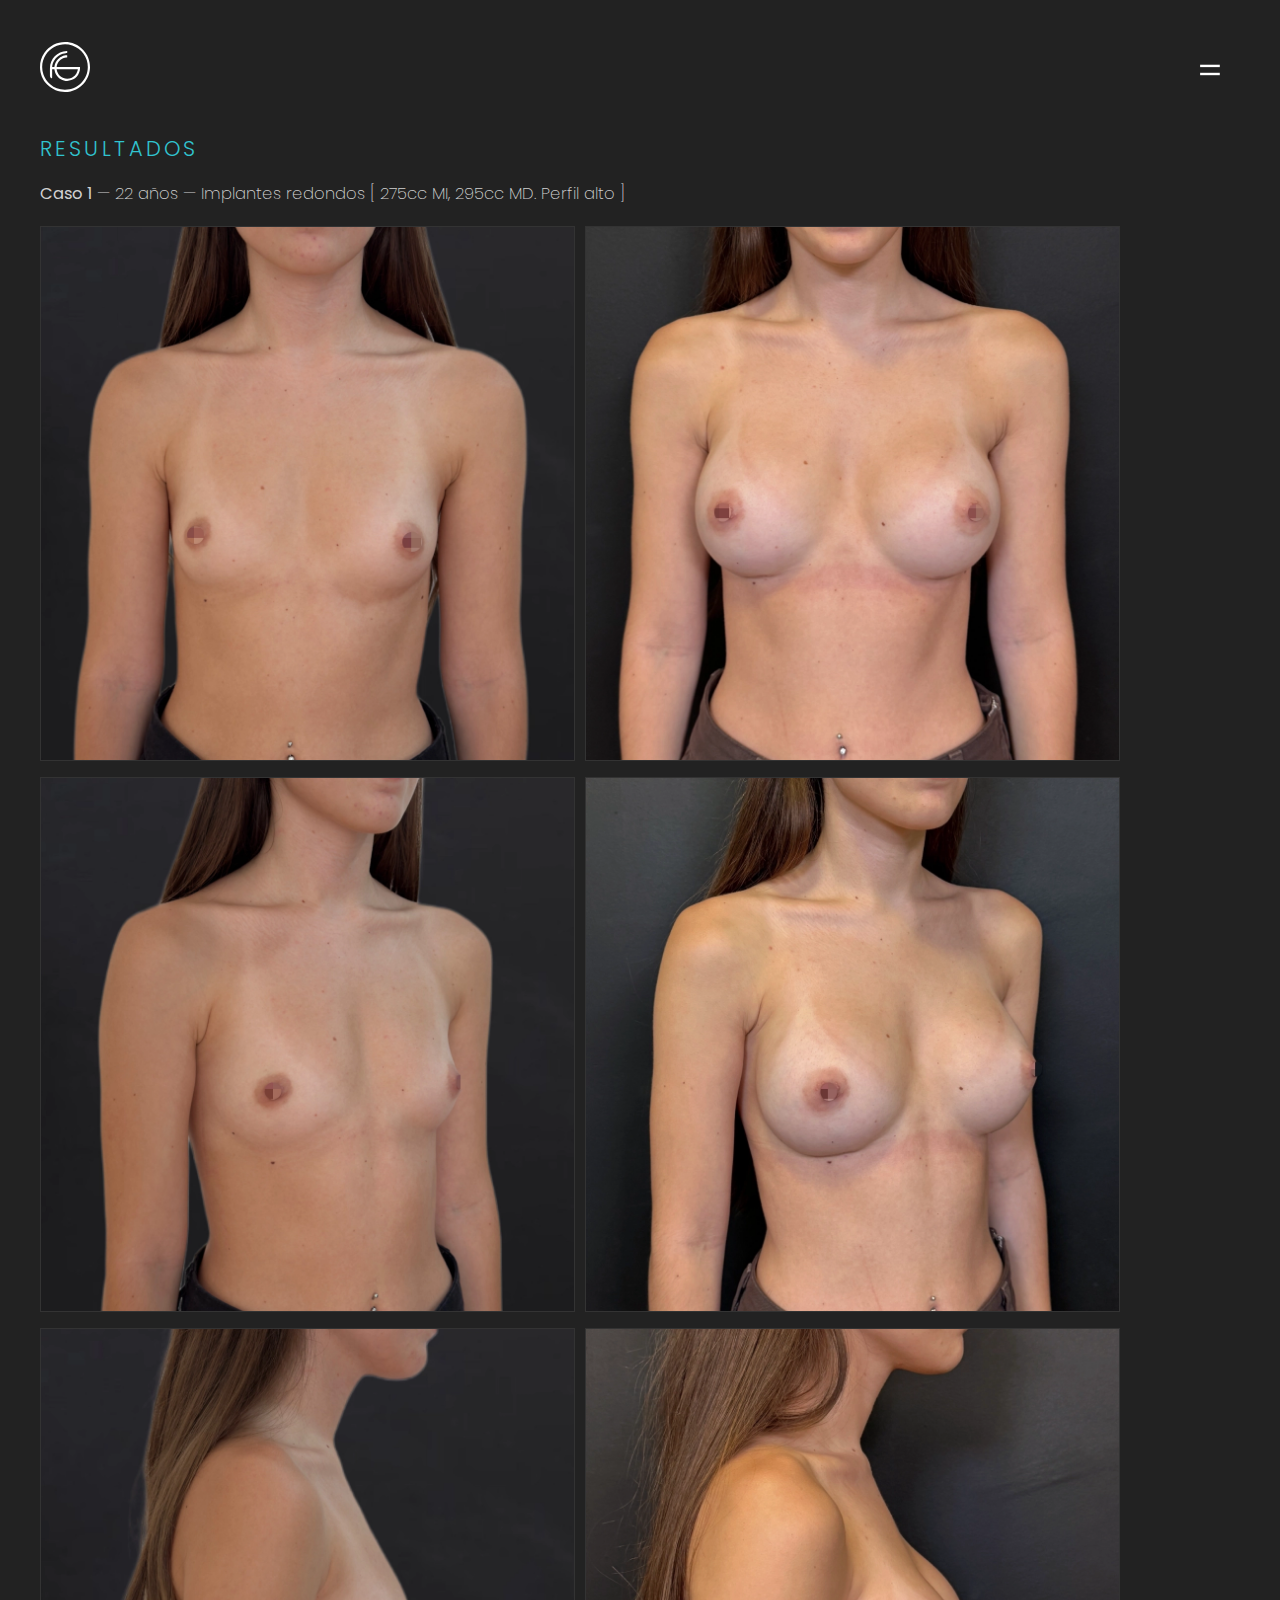
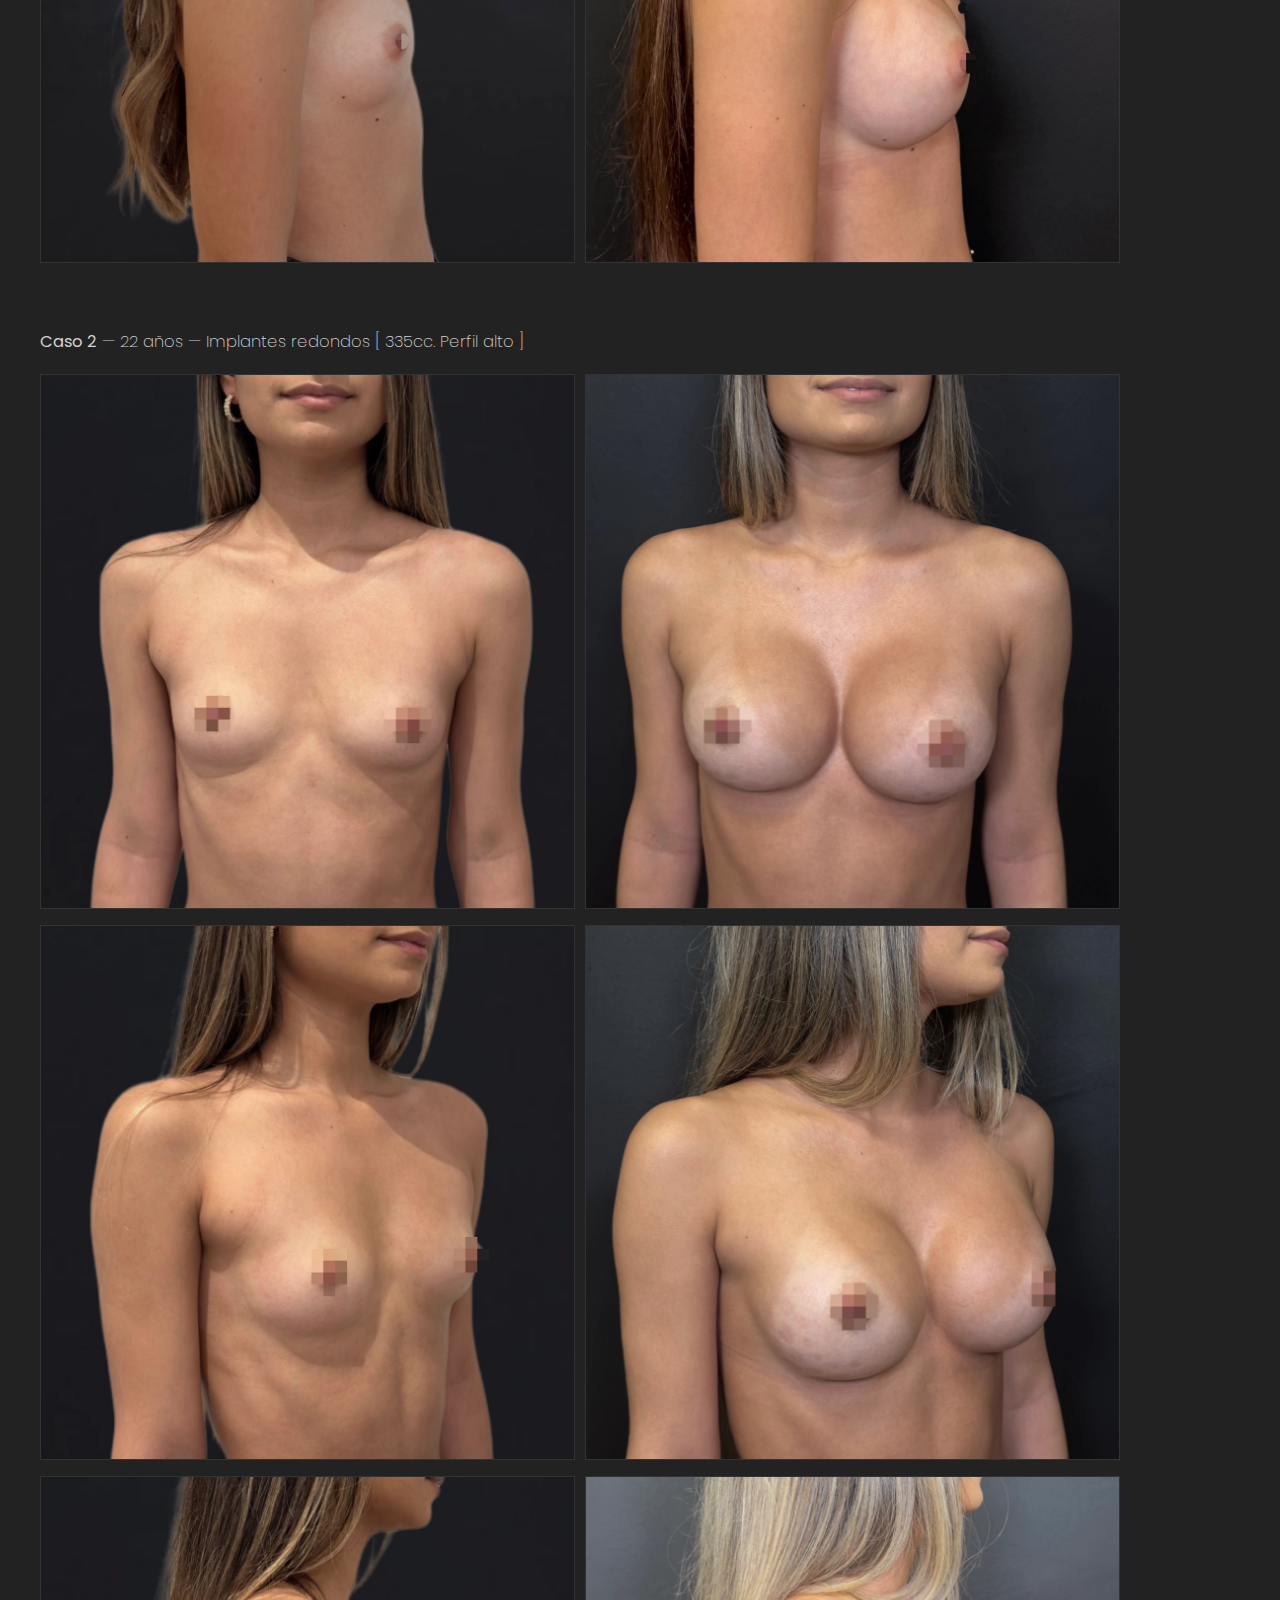
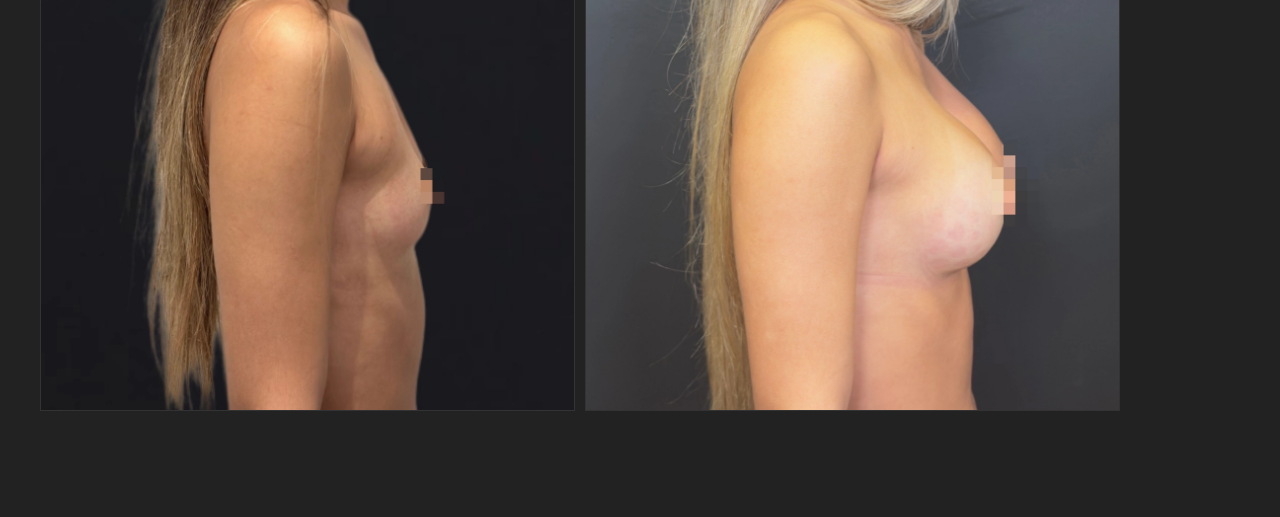
<file: resultados.html>
<!DOCTYPE html>
<html lang="es">
<head>
    <meta charset="UTF-8">
    <meta name="viewport" content="width=device-width, initial-scale=1.0">
    <link rel="stylesheet" href="style-res.css">
    <link rel="icon" type="image/png" sizes="32x32" href="./img/favicon-32.png">
    <link rel="icon" type="image/png" sizes="16x16" href="./img/favicon-16.png">
    <link rel="apple-touch-icon" sizes="180x180" href="./img/apple-touch-icon.png">
    <link rel="mask-icon" href="./img/safari-pinned-tab.svg" color="#FFF">
    <title>Dr. Fernando Glaria - Cirujano Plástico - Resultados naturales y rápida recuperación en cirugía estética mamaria. Más de 10 años de experiencia.</title>
    <meta property="og:title" content="Dr Fernando Glaria"/>
    <meta property="og:url" content="https://www.drfernandoglaria.com/2026"/>
    <meta property="og:image" content="https://drfernandoglaria.com/2026/folio.jpg"/>
    <meta property="og:description" content="Soy Cirujano Plástico con más de 10 años de experiencia. Mi práctica está enfocada en la cirugía estética mamaria y de contorno corporal. Resultados naturales, duraderos y una recuperación más rápida."/>
</head>
<script type="application/ld+json"> {
  "@context": "https://schema.org",
  "@type": "Physician",
  "name": "Dr. Glaria",
  "sameAs": ["https://www.instagram.com/drglaria","https://www.youtube.com/@drglaria","https://www.tiktok.com/@drglaria","https://share.google/iBatU9gNkHVBA42M7"]
}
</script>
<body>
    <!-- CONTENEDOR ================================================= -->
    <section class="page" id="top">
        <!-- HEADER =================================================== --> 
        <header>
            <div class="logo">
                <a href="javascript:history.back()">
                    <img src="./img/logo.svg" alt="logo">
                </a>
            </div>
            <div class="toggle"></div>
        </header>

        <!-- RESULTADOS =================================================== --> 
        <section class="seccion izquierda" id="resultados">
            <div class="wrapper">
                <h2>Resultados</h2>

                <!-- Resultado 01 --> 
                <h3><strong>Caso 1</strong> — 22 años — Implantes redondos [ 275cc MI, 295cc MD. Perfil alto ]</h3>
                <div class="container">
                    <div class="item">
                        <img src="./img/mamas/01/mamas_01_a.webp" alt="">
                    </div>

                    <div class="item">
                        <img src="./img/mamas/01/mamas_01_b.webp" alt="">
                    </div>

                    <div class="item">
                        <img src="./img/mamas/01/mamas_01_c.webp" alt="">
                    </div>

                    <div class="item">
                        <img src="./img/mamas/01/mamas_01_d.webp" alt="">
                    </div>

                    <div class="item">
                        <img src="./img/mamas/01/mamas_01_e.webp" alt="">
                    </div>

                    <div class="item">
                        <img src="./img/mamas/01/mamas_01_f.webp" alt="">
                    </div>
                </div>

                <!-- Resultado 02 --> 
                <h3><strong>Caso 2</strong> — 22 años — Implantes redondos [ 335cc. Perfil alto ]</h3>
                <div class="container">
                    <div class="item">
                        <img src="./img/mamas/02/mamas_02_a.webp" alt="">
                    </div>

                    <div class="item">
                        <img src="./img/mamas/02/mamas_02_b.webp" alt="">
                    </div>

                    <div class="item">
                        <img src="./img/mamas/02/mamas_02_c.webp" alt="">
                    </div>

                    <div class="item">
                        <img src="./img/mamas/02/mamas_02_d.webp" alt="">
                    </div>

                    <div class="item">
                        <img src="./img/mamas/02/mamas_02_e.webp" alt="">
                    </div>

                    <div class="item">
                        <img src="./img/mamas/02/mamas_02_f.webp" alt="">
                    </div>
                </div>
            </div>
        </section>
        
        <!-- ======================== -->
         
    
    </section>
    <!-- ======================== -->

    <!-- MENÚ =================================================== -->
    <nav class="menu">
        <ul>
            <li><a href="javascript:history.back()">Inicio</a></li>
            <li><a href="index.html#sobre-mi">Sobre mí</a></li>
            <li><a href="index.html#cirugia-mamas">Cirugía mamaria</a></li>
            <li><a href="index.html#contorno-corporal">Contorno corporal</a></li>
            <li><a href="index.html#testimonios">Testimonios</a></li>
            <li><a href="index.html#faqs">FAQs</a></li>
            <li><a href="index.html#contacto">Contacto</a></li>
        </ul>
    </nav>
<script type="module" src="script-res.js"></script>
</body>
</html>
</file>
<file: style.css>
@import url('https://fonts.googleapis.com/css2?family=Poppins:wght@200;300;400;500;600;700;800&display=swap');

:root {
    --color-cian: #31C4CF;
    --color-text: #d2d2d2;
    --color-orange: #CF7132;
    --color-inactive: #555;
    --color-line: #333;
    --color-back: #222;
    --radius: 5px;
}

* {
    box-sizing: border-box;
    margin: 0;
    padding: 0;
    font-family: 'Poppins', sans-serif;
    color: var(--color-text);
}

html {
    scroll-behavior: smooth;
}

body {
    background-color: #000;
    font-size: 14px;
}

body.no-scroll {
  overflow: hidden;
}

.tapa {
    position: fixed;
    z-index: 1000;
    top: 0;
    left: 0;
    width: 100%;
    height: 100dvh;
    background-color: #000;
    display: flex;
    align-items: center;
    justify-content: center;
    opacity: 1;
    transition: opacity 2s ease-in-out;
}

.tapa.loaded {
    opacity: 0;
}

.loader {
    width: 30px;
    height: 30px;
    animation: spin 1s linear infinite;
}

@keyframes spin {
  from {
    transform: rotate(0deg);
  }
  to {
    transform: rotate(360deg);
  }
}

header{
    position: fixed;
    top: 0;
    right: 0;
    width: 100%;
    padding: 60px 100px 0 100px;
    z-index: 100;
    display: flex;
    align-items: center;
    justify-content: space-between;

    transform: translateX(0);
    transition: opacity 0.3s ease, transform 0.3s ease;
    filter: drop-shadow(0 2px 8px rgba(0, 0, 0, 0.2));
}

header.hidden {
  opacity: 0;
  pointer-events: none;
  transform: translateY(-10%);
}

header.active {
    transform: translateX(-300px);
}

header .logo {
    width: 50px;
    height: auto;
    cursor: pointer;
}

.toggle {
  position: relative;
  width: 60px;
  height: 60px;
  background: url(./img/menu.svg);
  background-repeat: no-repeat;
  background-size: 30px;
  background-position: center;
  cursor: pointer;
}

.toggle.active {
    background: url(./img/close.svg);
    background-repeat: no-repeat;
    background-size: 30px;
    background-position: center;
}

.page {
    position: relative;
    right: 0;
    z-index: 2;
    width: 100%;
    transition: 0.5s;
}

.page.active {
    right: 300px;
}

p {
    line-height: 1.6;
}

.showcase {
    position: relative;
    right: 0;
    width: 100%;
    min-height: 100dvh;
    padding: 0 0 60px 100px;
    display: flex;
    justify-content: space-between;
    align-items: end;
    transition: 0.5s;
    overflow: hidden;
}

.showcase video {
    position: absolute;
    top: 0;
    left: 0;
    width: 105%;
    height: 105%;
    object-fit: cover;
}

.text {
    position: relative;
    z-index: 10;
    pointer-events: none;
}

.text h1 {
    font-weight: 500;
    text-transform: uppercase;
    margin-bottom: 8px;
    transition: opacity 0.7s ease-in-out 0.1s;
    opacity: 0;
}

.text h2 {
    font-weight: 300;
    transition: opacity 0.7s ease-in-out 0.3s;
    opacity: 0;
}

.text p {
    margin: 20px 0 30px 0;
    font-weight: 300;
    max-width: 400px;
    transition: opacity 0.7s ease-in-out 0.5s;
    opacity: 0;
}

.btn-pill {
    display: inline-flex;
    align-items: center;
    justify-content: center;
    gap: 8px; /* separación icono-texto */

    text-transform: uppercase;
    font-size: 0.8em;
    font-weight: 500;
    background-color: var(--color-text);

    color: #000;
    padding: 12px 32px;
    border-radius: 999px;
    white-space: nowrap;
    border: none;
    cursor: pointer;

    appearance: none;
    -webkit-appearance: none;
    pointer-events: auto;
    transition: opacity 0.7s ease-in-out 0.7s, background-color  0.7s ease;
    opacity: 0;
}

.page .showcase .text .btn-pill { 
    transform: translateX(-3px); /* ajuste óptico */
}

.text.visible h1,
.text.visible h2,
.text.visible p,
.text.visible .btn-pill {
    opacity: 1;
}

/* WHATSAPP FLOTANTE */
.btn-wp {
    position: fixed;
    z-index: 999;
    right: 100px;
    bottom: 40px;

    /* reseteos de tu btn-pill */
    margin-top: 0;
    opacity: 0;
    transform: translateY(10px);
    pointer-events: none;
    background-color: var(--color-cian);

    transition:
        opacity 0.7s ease-in-out,
        transform 0.7s ease-in-out,
        background-color 0.7s ease;
}

/* Icono */
.icon {
  width: 16px;
  height: 16px;
}

.btn-wp.is-visible {
    opacity: 1;
    transform: translateY(0);
    pointer-events: auto;
}


/* OVERLAY */
.overlay {
    position: absolute;
    top: 0;
    left: 0;
    width: 100%;
    height: 100%;
    background-color: rgba(0, 0, 0, 0.65);
}

.video-completo {
    opacity: 0;
    visibility: hidden;
    position: fixed;
    top: 0;
    left: 0;
    width: 100%;
    height: 100dvh;

    z-index: 300;

    display: grid;
    place-items: center;

    background-color: rgba(0, 0, 0, 0);
    transition: background-color 0.5s ease, opacity 0.5s ease;
}

.video-completo.active {
    opacity: 1;
    visibility: visible;
    background-color: rgb(0, 0, 0, 0.8);
}

.reproductor{
    position: absolute;
    display: grid;
    place-items: center;
    width: 100%;
    height: 100%;
    cursor: url("./img/close.png") 18 18, pointer;
}

.video-completo video {
    position: relative;
    max-width: 80%;
    max-height: 80vh;
    width: auto;
    height: auto;
    object-fit: contain;
    border-radius: 5px;
    cursor: default;
}

.menu {
    position: fixed;
    z-index: 1;
    top: 0;
    right: 0;
    width: 300px;
    height: 100%;
    display: flex;
    align-items: center;
    justify-content: center;
}

.menu ul {
    position: relative;
    font-size: 1.2em;
    color: #FFF;
    line-height: 3;
}

.menu ul li {
    list-style: none;
}

.menu ul li a {
    display: inline-block;
    font-weight: 300;
    text-decoration: none;
    transform-origin: left center;
    transition: transform 0.3s ease, color 0.3s ease;
}

/* SECCIONES */
.seccion {
    padding: 60px 100px;
    background-color: #111;
    font-weight: 200;
}

.seccion .wrapper {
    max-width: 1080px;
    margin: 0 auto;
}

.seccion .container {
    display: flex;
    align-items: flex-start;
    justify-content: space-between;
    gap: 30px;
}

.seccion.izquierda .wrapper{
  margin-left: 0;
  margin-right: auto;
}

.seccion.derecha .wrapper{
  margin-left: auto;
  margin-right: 0;
}

.seccion h2 {
    padding-bottom: 20px;
    line-height: 1;
    --optical-y: -0.10em;
    transform: translateY(var(--optical-y));
    font-weight: 300;
    letter-spacing: 0.15em;
    color: var(--color-cian);
    text-transform: uppercase;
}

#faqs h2 {
  text-transform: none;
}

.txt-base {
    margin-bottom: 30px;
}

#sobre-mi img {
    width: 33%;
    height: auto;
}

#sobre-mi .mostrar,
.mostrar.txt-base {
    display: block;
}

#sobre-mi details {
    display: none;
}

.box {
  width: 33%;
  height: auto;
}

.box2 {
  width: 50%;
  height: auto;
}

.box p + p, .box2  p + p {
    margin-top: 20px;
}

#sobre-mi .btn-pill,
#medios .btn-pill {
  opacity: 1;
}

#cirugia-mamas, #resultados, #testimonios, #faqs {
    background-color: var(--color-back);
}

#resultados img {
    width: 100%;
    height: auto;
    border: 1px solid var(--color-line);
    margin-bottom: 20px;
}

#medios .box2,
#resultados .box2 {
  border: 1px solid var(--color-line);
  padding: 30px;
  transition: border-color 0.7s ease;
}

#medios h3 {
    margin: 0;
    text-transform: uppercase;
    padding-bottom: 16px;
    font-weight: 400;
    color: #777;
}

#medios .box2 {
    display: flex;
    flex-direction: column;
    align-items: center;
}

.btn-line{
    display: inline-flex;
    align-items: center;
    justify-content: center;
    gap: 8px; /* separación icono-texto */

    text-transform: uppercase;
    font-size: 0.8em;
    font-weight: 500;

    border: 1px solid;
    border-color: var(--color-line);
    background-color: transparent;
    color: #666;

    padding: 12px 32px;
    border-radius: 999px;
    white-space: nowrap;
    cursor: pointer;

    appearance: none;
    -webkit-appearance: none;
    pointer-events: auto;
    transition: border-color 0.7s ease, color  0.2s ease;
}

#testimonios {
    padding-bottom: 36px; /* ajuste óptico por botones nav carousel */
}

#testimonios h2{
    color: var(--color-orange)
}


#sociedades h3 {
    color: var(--color-inactive);
    text-transform: uppercase;
    font-weight: 300;
    font-size: 1em;
    letter-spacing: 0.08em;
    margin-bottom: 20px;
}

#sociedades img {
    height: 30px;
    width: auto;
    display: block;
    cursor: pointer;
    opacity: 0.5;
    transition: opacity 0.3s ease;
}

#sociedades .container {
    align-items: center;
    gap: 10px;
}

#sociedades .container > a:last-child img {
  /* estilos de la img AMA solamente */
    height: 38px;
}

#sociedades a {
    display: block;
}

#sociedades a:hover img {
    opacity: 1;
}


/* ============================================
           ESTRUCTURA BASE DEL ACORDEÓN
============================================ */

/* Contenedor de cada item del acordeón */
.acordeon .item {
    position: relative;
    border-top: 1px solid var(--color-line);
    /* Código original disperso en múltiples reglas */
    /* MEJOR: Todas las propiedades del item en un solo lugar */
    overflow: hidden;
    transition: background-color 0.6s ease;
}

.acordeon .item:last-of-type {
    border-bottom: 1px solid var(--color-line);
}
.acordeon .item.active:last-of-type {
    padding-bottom: 20px;
}

/* Espaciado cuando está abierto */
.acordeon .item.active {
    margin-bottom: 20px;
}

/* ============================================
    TÍTULOS Y TIPOGRAFÍA
============================================ */

.acordeon h3 {
    margin: 0;
    padding: 16px 0;
    font-weight: 400;
    color: #666;
    cursor: pointer;
    transition: color 0.6s ease, padding-left 0.25s ease;
}

/* Padding left solo cuando está cerrado */
.acordeon .item:not(.active) h3 {
    /* Código original: padding-left: 20px */
    /* MEJOR: Solo se aplica cuando está cerrado, más claro */
    padding-left: 20px;
}

.acordeon h4 {
    font-weight: 300;
    color: #888;
    margin-bottom: 20px;
}
/* ============================================
    CONTENEDOR DE CONTENIDO (CAJAS)
============================================ */

.acordeon .item .container {
    height: 0;
    opacity: 0;
    overflow: hidden;
    transition: height 0.4s ease, opacity 0.4s ease;
}

.acordeon .item.active .container {
    height: auto;
    opacity: 1;
    overflow: auto;
}

.container .box:last-child {
    margin-bottom: 0;
}

/* ============================================
    DETAILS (LEER MÁS)
============================================ */

.acordeon .leer-mas {
    margin: 0;
    transition: opacity 0.25s ease, max-height 0.4s ease;
}

/* Estado cerrado del acordeón: ocultar details */
.acordeon .item:not(.active) .leer-mas {
    max-height: 0;
    opacity: 0;
    overflow: hidden;
    pointer-events: none;
}

/* Estado abierto del acordeón: mostrar details */
.acordeon .item.active .leer-mas {
    max-height: auto;
    opacity: 1;
    overflow: visible;
    pointer-events: auto;
    margin-top: 20px;
}

/* Summary (el disparador del details) */
.leer-mas summary {
    margin: 0;
    padding: 0;
    list-style: none;
    cursor: pointer;
    color: var(--color-cian);
    transition: color 0.3s ease;
}

/* Ocultar marcador nativo del details */
.leer-mas summary::-webkit-details-marker {
    display: none;
}

/* Cuando el details está abierto */
.leer-mas[open] summary {
    margin-bottom: 20px;
}

/* Textos del toggle */
.toggle-text .label::before {
    content: "+ Leer más";
    color: var(--color-cian);
}

.toggle-text[open] .label::before {
    content: "- Leer menos";
    color: var(--color-orange);
}

/* Contenido dentro del details (después del summary) */
.leer-mas > :not(summary) {
    margin-top: 20px;
}

/* Párrafos consecutivos dentro del details */
.acordeon .item details p + p {
    /* Código original: margin-top: 20px */
    /* MEJOR: Mantener espaciado entre párrafos */
    margin-top: 20px;
}

/* ============================================
    LISTAS
============================================ */

.acordeon ul {
    list-style: none;
    padding-left: 0;
}

.acordeon details li {
    margin-bottom: auto;
}

.acordeon li {
    margin-bottom: 14px;
}

.acordeon li::before {
    content: '—';
    margin-right: 10px;
}

/* ============================================
    BOTÓN DE VIDEO (opcional)
============================================ */

.acordeon .item.active .btn-pill {
    height: auto;
    opacity: 1;
    overflow: auto;
}

/* ============================================
   CAROUSEL LIMPIO - GRID + SCROLL-SNAP
============================================ */

.carousel {
    position: relative;
    width: 100%;
    overflow: hidden;
}
.carousel, .carousel * { user-select: none; -webkit-user-select: none; }
.carousel img:not(.icon), .carousel .icon { -webkit-user-drag: none; }

/* TRACK - Grid responsivo */
.track {
    display: grid;
    grid-auto-flow: column;
    grid-auto-columns: calc(33.333% - 16px);
    gap: 24px;
    
    /* Permite scroll horizontal */
    overflow-x: auto;
    overflow-y: hidden;
    
    /* Comportamiento suave */
    scroll-behavior: smooth;
    -webkit-overflow-scrolling: touch;
    
    /* Oculta scrollbar */
    scrollbar-width: none;
    -ms-overflow-style: none;
    
    scroll-snap-type: x proximity;

    /* Fuerza el ancho correcto */
    width: 100%;
}

.track::-webkit-scrollbar {
    display: none; /* Chrome, Safari, Opera */
}

/* CARDS */
.card {
    position: relative;
    width: 100%;
    overflow: hidden;
    aspect-ratio: 9 / 16;
    display: flex;
    align-items: center;
    justify-content: center;
    flex-shrink: 0;
    scroll-snap-align: start;
    border: 1px solid var(--color-line);
    transition: border-color 0.7s ease;
}

/* Evita drag de imágenes */
.carousel img:not(.icon) {
    -webkit-user-drag: none;
    pointer-events: none;
}

.card img:not(.icon) {
    width: 100%;
    height: 100%;
    object-fit: cover;  /* llena, recorta si hace falta */
    display: block;
    pointer-events: none;
    -webkit-user-drag: none;
}

/* Botón flotante centrado */
.card .js-open-video {
    position: absolute;
    left: 50%;
    top: 50%;
    transform: translate(-50%, -50%);
    z-index: 2;
    pointer-events: auto;
    line-height: 1.5;
}

.card .btn-pill {
    opacity: 1;
}

.icon-card {
    width: 16px;
    height: 16px;
}

.icon-card path {
    fill: #000;
}


/* Nav Carousel */
#nav-carousel {
    display: flex;
    justify-content: space-between;
}

#nav-carousel button {
    border: none;
    cursor: pointer;
    background-color: transparent; /* 👈 Cambié "none" por "transparent" */
    appearance: none;
    -webkit-appearance: none;

    /* Centrado del SVG */
    display: flex; /* 👈 Activa flexbox */
    align-items: center; /* 👈 Centra verticalmente */
    justify-content: center; /* 👈 Centra horizontalmente */
    
    /* Opcional: área clickeable más grande */
    padding: 20px 20px 10px 20px;
}

#nav-carousel .icon-carousel {
    width: 24px;
    height: 24px;
    display: block; /* 👈 Evita espacios extra */

    pointer-events: none;
}


.icon-carousel path {
    fill: var(--color-orange);
    transition: fill 200ms ease;
}

.inactive {
    pointer-events: none;
}

.inactive .icon-carousel path {
    fill: var(--color-inactive);
}


/* Bajada del carousel */
#bajada-carousel {
    margin-top: 20px;
    font-weight: 400;
    text-transform: uppercase;
    letter-spacing: 0.08em;
    color: var(--color-orange);
    text-align: center;
    display: none;
}

#bajada-carousel .icon-carousel {
    width: 16px;
    height: 16px;
    margin-right: 5px;
    transform: translateY(3px); /* alineamiento óptico */
}

/* ============================================
   CONTACTO
============================================ */
#contacto {
    background-color: var(--color-cian);
}

#contacto .container{
    display: flex;
    align-items: flex-start;
}

#contacto h2 {
    display: none;
}

#contacto .box2.redes{
    padding-right: 8px;
    margin-left: auto; /* <- la manda a la derecha */
}

#contacto .box2 li, 
#contacto .box2 a,
#contacto .box2 span {
    color: #000;
    font-weight: 400;
    list-style: none;
    font-size: 1.1em;
}

#contacto .box2.txt a {
    display: inline-block;
    transition: transform 300ms ease;
}

#contacto .box2.redes ul{
    display: flex;
    justify-content: flex-end;
    gap: 20px;
}

#contacto .box2.redes li {
    transform: translateY(4px);
    display: block;
    margin-left: 0;
    transition: transform 300ms ease;
}

#contacto .box2.redes a {
    padding: 0 0 10px 20px;
}

#contacto .icon {
    transform: scale(150%);
}

/* ============================================
    HOVERS solo en DESK
============================================ */

@media (hover: hover) and (pointer: fine) {
    .btn-pill:hover {
        background-color: var(--color-cian);
        color: #000;
    }
    .btn-wp:hover {
        background-color: var(--color-text);
    }
    .menu ul li a:hover {
        transform: scale(1.3);
        color: var(--color-cian);
    }
    /* efecto de dock macOS */
    .menu ul li:hover + li > a {
        transform: scale(1.1) translateY(6px);
    }
    .menu ul li:has(+ li:hover) > a {
        transform: scale(1.1) translateY(-6px);
    }
    .acordeon .item:not(.active):hover {
        background-color: #444;
    }
    .acordeon .item:not(.active) h3:hover {
        color: #999;
    }
    .card:hover {
        border-color: var(--color-orange);
    }
    .card .btn-pill:hover{
        background-color: var(--color-orange);
        color: var(--color-text);
    }
    .card .btn-pill:hover .icon-card path{
        fill: var(--color-text);
    }
    .nav-left:hover .icon-carousel path {
        fill: var(--color-text);
    }
    .nav-right:hover .icon-carousel path {
        fill: var(--color-text);
    }
    .btn-line:hover {
        border-color: var(--color-cian);
        color: var(--color-cian);
    }
    #medios .box2:hover,
    #resultados .box2:hover {
        border-color: var(--color-cian);
    }
    #contacto .box2.txt a:hover {
        transform: translateX(5px);
    }
    #contacto .box2.redes li:hover{
        transform: translateY(-2px);
    }
}


/* ============================================
    RESPONSIVE
============================================ */

@media(max-width: 880px) {
    .showcase,
    .showcase header,
    .seccion {
        padding: 40px;
    }
    .seccion .container {
        flex-direction: column;
    }
    #sociedades .container,
    #contacto .container {
        flex-direction: row;
    }
    .box, .box2 {
        width: 100%;
        height: auto;
    }
    #sobre-mi img {
        width: 100%;
        height: auto;
    }

    #sobre-mi .mostrar,
    .mostrar.txt-base {
        display: none;
    }

    #sobre-mi details {
        display: block;
        margin-bottom: 30px;
    }

    /* ACORDEON ============================================ */
    .acordeon .item.active .container {
        height: auto;
        overflow: visible;
        gap: 20px;
    }
    .btn-wp{
        right: auto;
        left: 50%;
        bottom: 20px;

        transform: translateX(-50%) translateY(10%);
    }
    .btn-wp.is-visible{
        transform: translateX(-50%) translateY(0);
    }
    /* #top > section:last-of-type {
        padding-bottom: 80px;
    } */

}

@media(max-width: 620px) {
    /* CAROUSEL ============================================ */
    .carousel {
        cursor: grab;
        touch-action: pan-y;
    }
    .carousel:active {
        cursor: grabbing;
    }
    
    .track {
        /* Móvil: 1 card por vez que ocupa todo el ancho */
        scroll-snap-type: x mandatory;
        grid-auto-columns: 100%;
        gap: 0;
        scroll-padding: 0; /* Importante para móvil */
    }
    
    .card {
        /* En móvil, snap al centro de la card */
        width: 100%;
        scroll-snap-align: center;
    }
    
    #nav-carousel {
        display: none;
    }
    
    #bajada-carousel {
        display: block;
    }
}

@media(max-height: 400px) {
    .showcase,
    .showcase header,
    .seccion {
        padding: 40px;
    }
    .text h1 {
        font-size: 1em;
    }
    .text h2 {
        font-size: 0.8em;
    }
    .text p {
        font-size: 0.8em;
    }
    .video-completo video {
        width: 60%;
    }
}
</file>
<file: style-res.css>
@import url('https://fonts.googleapis.com/css2?family=Poppins:wght@200;300;400;500;600;700;800&display=swap');

:root {
    --color-cian: #31C4CF;
    --color-text: #d2d2d2;
    --color-orange: #CF7132;
    --color-inactive: #555;
    --color-line: #333;
    --color-back: #222;
    --radius: 5px;
}

* {
    box-sizing: border-box;
    margin: 0;
    padding: 0;
    font-family: 'Poppins', sans-serif;
    color: var(--color-text);
}

html {
    scroll-behavior: smooth;
}

body {
    background-color: #000;
    font-size: 14px;
}

header {
    top: 0;
    right: 0;
    width: 100%;
    padding: 60px 100px 0 100px;
    display: flex;
    align-items: center;
    justify-content: space-between;
}

header .logo {
    width: 50px;
    height: auto;
    cursor: pointer;
}

.toggle {
  position: relative;
  width: 60px;
  height: 60px;
  background: url(./img/menu.svg);
  background-repeat: no-repeat;
  background-size: 30px;
  background-position: center;
  cursor: pointer;
}

.toggle.active {
    background: url(./img/close.svg);
    background-repeat: no-repeat;
    background-size: 30px;
    background-position: center;
}

.page {
    position: relative;
    right: 0;
    z-index: 2;
    width: 100%;
    transition: 0.5s;
}

.page.active {
    right: 300px;
}

p {
    line-height: 1.6;
}

/* Icono */
.icon {
  width: 16px;
  height: 16px;
}

/* MENU */
.menu {
    position: fixed;
    z-index: 1;
    top: 0;
    right: 0;
    width: 300px;
    height: 100%;
    display: flex;
    align-items: center;
    justify-content: center;
}

.menu ul {
    position: relative;
    font-size: 1.2em;
    color: #FFF;
    line-height: 3;
}

.menu ul li {
    list-style: none;
}

.menu ul li a {
    display: inline-block;
    font-weight: 300;
    text-decoration: none;
    transform-origin: left center;
    transition: transform 0.3s ease, color 0.3s ease;
}


/* SECCIONES */
.seccion {
    padding: 60px 100px;
    font-weight: 200;
    min-height: 100vh;
}

header,
.seccion {
    background-color: #222;
}

.seccion .wrapper {
    max-width: 1080px;
    margin: 0 auto;
}

.seccion h2 {
    padding-bottom: 20px;
    line-height: 1;
    --optical-y: -0.10em;
    transform: translateY(var(--optical-y));
    font-weight: 300;
    letter-spacing: 0.15em;
    color: var(--color-cian);
    text-transform: uppercase;
}

.seccion h3 {
    padding-bottom: 20px;
    font-weight: 200;
}

.seccion.izquierda .wrapper{
  margin-left: 0;
  margin-right: auto;
}

.container {
    display: grid;
    grid-template-columns: repeat(10, 1fr);
    gap: 10px;
    margin-bottom: 60px;
    transition: grid-template-columns 0.4s ease;
}

.container2 {
    display: grid;
    grid-template-columns: repeat(2, 1fr);
    gap: 20px;
    margin-bottom: 60px;
}

.item {
    transition: all 0.4s ease;
}

/* Cuando hay un item activo, las columnas se redefinen */
.container:has(.item.active) {
    grid-template-columns: repeat(6, 1fr); /* se sobreescribe por JS */
}

#resultados img {
    width: 100%;
    height: auto;
    border: 1px solid var(--color-line);
    transition: all 0.4s ease;
}

/* ============================================
    HOVERS solo en DESK
============================================ */

@media (hover: hover) and (pointer: fine) {
    .menu ul li a:hover {
        transform: scale(1.3);
        color: var(--color-cian);
    }
    /* efecto de dock macOS */
    .menu ul li:hover + li > a {
        transform: scale(1.1) translateY(6px);
    }
    .menu ul li:has(+ li:hover) > a {
        transform: scale(1.1) translateY(-6px);
    }
    #resultados img:hover {
        border-color: var(--color-cian);
    }
}

/* ============================================
    RESPONSIVE
============================================ */

@media(min-width: 1280px) {
    .item {
        cursor: pointer;
    }
}

@media(max-width: 1280px) {
    .seccion {
        padding: 40px;
    }
    header {
        padding: 40px 40px 0 40px;
    }
    .container {
    grid-template-columns: repeat(2, 1fr);
    }
}

@media(max-width: 600px) {
    .seccion {
        padding: 40px;
    }
    header {
        padding: 40px 40px 0 40px;
    }
    .container,
    .container2 {
    grid-template-columns: 1fr;
    }
}
</file>
<file: style2.css>
@import url('https://fonts.googleapis.com/css2?family=Poppins:wght@200;300;400;500;600;700;800&display=swap');

:root {
    --color-change: #31C4CF;
    --color-text: #d2d2d2;
    --color-orange: #CF7132;
    --radius: 5px;
}

* {
    box-sizing: border-box;
    margin: 0;
    padding: 0;
    font-family: 'Poppins', sans-serif;
    color: var(--color-text);
}

html {
    scroll-behavior: smooth;
}

body {
    background-color: #000;
    font-size: 14px;
}

body.no-scroll {
  overflow: hidden;
}

.tapa {
    position: fixed;
    top: 0;
    left: 0;
    width: 100%;
    height: 100dvh;
    background-color: #000;
    z-index: 200;
    display: flex;
    align-items: center;
    justify-content: center;
    opacity: 1;
    transition: opacity 2s ease-in-out;
}

.tapa.loaded {
    opacity: 0;
}

.loader {
    width: 30px;
    height: 30px;
    animation: spin 1s linear infinite;
}

@keyframes spin {
  from {
    transform: rotate(0deg);
  }
  to {
    transform: rotate(360deg);
  }
}

header{
    position: fixed;
    top: 0;
    right: 0;
    width: 100%;
    padding: 60px 100px 0 100px;
    z-index: 100;
    display: flex;
    align-items: center;
    justify-content: space-between;

    transform: translateX(0);
    transition: opacity 0.3s ease, transform 0.3s ease;
    filter: drop-shadow(0 2px 8px rgba(0, 0, 0, 0.2));
}

header.hidden {
  opacity: 0;
  pointer-events: none;
  transform: translateY(-10%);
}

header.active {
    transform: translateX(-300px);
}

header .logo {
    width: 50px;
    height: auto;
    cursor: pointer;
}

.toggle {
  position: relative;
  width: 60px;
  height: 60px;
  background: url(./img/menu.svg);
  background-repeat: no-repeat;
  background-size: 30px;
  background-position: center;
  cursor: pointer;
}

.toggle.active {
    background: url(./img/close.svg);
    background-repeat: no-repeat;
    background-size: 30px;
    background-position: center;
}

.page {
    position: relative;
    right: 0;
    z-index: 2;
    width: 100%;
    transition: 0.5s;
}

.page.active {
    right: 300px;
}

p {
    line-height: 1.6;
}

.showcase {
    position: relative;
    right: 0;
    width: 100%;
    min-height: 100dvh;
    padding: 0 0 60px 100px;
    display: flex;
    justify-content: space-between;
    align-items: end;
    transition: 0.5s;
    overflow: hidden;
}

.showcase video {
    position: absolute;
    top: 0;
    left: 0;
    width: 105%;
    height: 105%;
    object-fit: cover;
}

.text {
    position: relative;
    z-index: 10;
    pointer-events: none;
}

.text h1 {
    font-weight: 500;
    text-transform: uppercase;
    margin-bottom: 8px;
    transition: opacity 0.7s ease-in-out 0.1s;
    opacity: 0;
}

.text h2 {
    font-weight: 300;
    transition: opacity 0.7s ease-in-out 0.3s;
    opacity: 0;
}

.text p {
    margin: 16px 0;
    font-weight: 300;
    max-width: 400px;
    transition: opacity 0.7s ease-in-out 0.5s;
    opacity: 0;
}

.btn-pill {
    margin-top: 10px;
    display: inline-flex;
    align-items: center;
    justify-content: center;
    gap: 8px; /* separación icono-texto */

    text-transform: uppercase;
    font-size: 0.8em;
    font-weight: 500;
    background-color: var(--color-text);
    transition:  background-color 0.3s ease;

    color: #000;
    padding: 12px 32px;
    border-radius: 999px;
    white-space: nowrap;
    border: none;
    cursor: pointer;

    appearance: none;
    -webkit-appearance: none;
    pointer-events: auto;
    transition: opacity 0.7s ease-in-out 0.7s, background-color  0.7s ease;
    opacity: 0;
}

.page .showcase .text .btn-pill { 
    transform: translateX(-3px); /* ajuste óptico */
}

.box:not(:has(p)) .btn-pill {
  margin-top: 0;
}

.text.visible h1,
.text.visible h2,
.text.visible p,
.text.visible .btn-pill {
    opacity: 1;
}

@media (hover: hover) and (pointer: fine) {
  .btn-pill:hover {
    background-color: var(--color-change);
    color: #000;
  }
}

/* WHATSAPP FLOTANTE */
.btn-wp {
    position: fixed;
    right: 100px;
    bottom: 40px;
    z-index: 9999;

    /* reseteos de tu btn-pill */
    margin-top: 0;
    opacity: 0;
    transform: translateY(10px);
    pointer-events: none;
    background-color: var(--color-change);

    transition:
        opacity 0.7s ease-in-out,
        transform 0.7s ease-in-out,
        background-color 0.7s ease;
}

/* Icono */
.icon {
  width: 16px;
  height: 16px;
}

@media (hover: hover) and (pointer: fine) {
  .btn-wp:hover {
    background-color: var(--color-text);
  }
}

.btn-wp.is-visible {
    opacity: 1;
    transform: translateY(0);
    pointer-events: auto;
}


/* OVERLAY */
.overlay {
    position: absolute;
    top: 0;
    left: 0;
    width: 100%;
    height: 100%;
    background-color: rgba(0, 0, 0, 0.65);
}

.video-completo {
    opacity: 0;
    visibility: hidden;
    position: fixed;
    top: 0;
    left: 0;
    width: 100%;
    height: 100dvh;

    z-index: 300;

    display: grid;
    place-items: center;

    background-color: rgba(0, 0, 0, 0);
    transition: background-color 0.5s ease, opacity 0.5s ease;
}

.video-completo.active {
    opacity: 1;
    visibility: visible;
    background-color: rgb(0, 0, 0, 0.8);
}

.reproductor{
    position: absolute;
    display: grid;
    place-items: center;
    width: 100%;
    height: 100%;
    cursor: url("./img/close.png") 18 18, pointer;
}

.video-completo video {
    position: relative;
    max-width: 80%;
    max-height: 80vh;
    width: auto;
    height: auto;
    object-fit: contain;
    border-radius: 5px;
    cursor: default;
}

.menu {
    position: fixed;
    z-index: 1;
    top: 0;
    right: 0;
    width: 300px;
    height: 100%;
    display: flex;
    align-items: center;
    justify-content: center;
}

.menu ul {
    position: relative;
    font-size: 1.2em;
    color: #FFF;
    line-height: 3;
}

.menu ul li {
    list-style: none;
}

.menu ul li a {
    display: inline-block;
    font-weight: 300;
    text-decoration: none;
    transition: 0.3s ease;
    transform-origin: left center;
}

.menu ul li a:hover {
    transform: scale(1.3);
    color: var(--color-change);
}

/* efecto de dock macOS */
.menu ul li:hover + li > a {
  transform: scale(1.1) translateY(6px);
}
.menu ul li:has(+ li:hover) > a {
  transform: scale(1.1) translateY(-6px);
}


/* SECCIONES */
.seccion {
    padding: 60px 100px;
    background-color: #111;
    font-weight: 200;
}

.seccion .wrapper {
    max-width: 1080px;
    margin: 0 auto;
}
.seccion .container {
    display: flex;
    align-items: flex-start;
    gap: 30px;
}

.seccion.izquierda .wrapper{
  margin-left: 0;
  margin-right: auto;
}

.seccion.derecha .wrapper{
  margin-left: auto;
  margin-right: 0;
}

.seccion h2 {
    padding-bottom: 20px;
    line-height: 1;
    --optical-y: -0.10em;
    transform: translateY(var(--optical-y));
    font-weight: 300;
    letter-spacing: 0.15em;
    color: var(--color-change);
    text-transform: uppercase;
}

#faqs h2 {
  text-transform: none;
}

.txt-base {
    margin-bottom: 20px;
}

#sobre-mi img {
    width: 33%;
    height: auto;
}

#sobre-mi a {
    color: var(--color-change);
    font-weight: 400;
}

@media (hover: hover) and (pointer: fine) {
    #sobre-mi a:hover {
        color: var(--color-orange);
    }
}

.box {
  width: 33%;
  height: auto;
}

.box2 {
  width: 50%;
  height: auto;
}

.box p + p, .box2  p + p {
    margin-top: 20px;
}

#sobre-mi .box .btn-pill {
  padding: 12px 32px;
  text-decoration: none;
  opacity: 1;
}

#cirugia-mamas, #testimonios {
    background-color: #222;
}

/* ============================================
           ESTRUCTURA BASE DEL ACORDEÓN
============================================ */

/* Contenedor de cada item del acordeón */
.acordeon .item {
    position: relative;
    border-top: 1px solid #333;
    /* Código original disperso en múltiples reglas */
    /* MEJOR: Todas las propiedades del item en un solo lugar */
    overflow: hidden;
    transition: background-color 0.6s ease;
}

.acordeon .item:last-of-type {
    border-bottom: 1px solid #333;
}
.acordeon .item.active:last-of-type {
    padding-bottom: 20px;
}

/* Espaciado cuando está abierto */
.acordeon .item.active {
    margin-bottom: 20px;
}

/* Hover solo cuando está cerrado y sólo en desktop*/
@media (hover: hover) and (pointer: fine) {
  .acordeon .item:not(.active):hover {
    background-color: #444;
  }
}

/* ============================================
    TÍTULOS Y TIPOGRAFÍA
============================================ */

.acordeon h3 {
    margin: 0;
    padding: 16px 0;
    font-weight: 400;
    color: #666;
    cursor: pointer;
    transition: color 0.6s ease, padding-left 0.25s ease;
}

/* Padding left solo cuando está cerrado */
.acordeon .item:not(.active) h3 {
    /* Código original: padding-left: 20px */
    /* MEJOR: Solo se aplica cuando está cerrado, más claro */
    padding-left: 20px;
}

/* Hover del título solo cuando está cerrado y solo en desktop */
@media (hover: hover) and (pointer: fine) {
  .acordeon .item:not(.active) h3:hover {
    color: #999;
  }
}

.acordeon h4 {
    font-weight: 300;
    color: #888;
    margin-bottom: 20px;
}
/* ============================================
    CONTENEDOR DE CONTENIDO (CAJAS)
============================================ */

.acordeon .item .container {
    height: 0;
    opacity: 0;
    overflow: hidden;
    transition: height 0.4s ease, opacity 0.4s ease;
}

.acordeon .item.active .container {
    height: auto;
    opacity: 1;
    overflow: auto;
}

.container .box:last-child {
    margin-bottom: 0;
}

/* ============================================
    DETAILS (LEER MÁS)
============================================ */

.acordeon .leer-mas {
    margin: 0;
    transition: opacity 0.25s ease, max-height 0.4s ease;
}

/* Estado cerrado del acordeón: ocultar details */
.acordeon .item:not(.active) .leer-mas {
    max-height: 0;
    opacity: 0;
    overflow: hidden;
    pointer-events: none;
}

/* Estado abierto del acordeón: mostrar details */
.acordeon .item.active .leer-mas {
    max-height: auto;
    opacity: 1;
    overflow: visible;
    pointer-events: auto;
    margin-top: 20px;
}

/* Summary (el disparador del details) */
.leer-mas summary {
    margin: 0;
    padding: 0;
    list-style: none;
    cursor: pointer;
    color: var(--color-change);
    transition: color 0.3s ease;
}

/* Ocultar marcador nativo del details */
.leer-mas summary::-webkit-details-marker {
    display: none;
}

/* Cuando el details está abierto */
.leer-mas[open] summary {
    margin-bottom: 20px;
}

/* Textos del toggle */
.toggle-text .label::before {
    content: "+ Leer más";
    color: var(--color-change);
}

.toggle-text[open] .label::before {
    content: "- Leer menos";
    color: var(--color-orange);
}

/* Contenido dentro del details (después del summary) */
.leer-mas > :not(summary) {
    margin-top: 20px;
}

/* Párrafos consecutivos dentro del details */
.acordeon .item details p + p {
    /* Código original: margin-top: 20px */
    /* MEJOR: Mantener espaciado entre párrafos */
    margin-top: 20px;
}

/* ============================================
    LISTAS
============================================ */

.acordeon ul {
    list-style: none;
    padding-left: 0;
}

.acordeon details li {
    margin-bottom: auto;
}

.acordeon li {
    margin-bottom: 14px;
}

.acordeon li::before {
    content: '—';
    margin-right: 10px;
}

/* ============================================
    BOTÓN DE VIDEO (opcional)
============================================ */

.acordeon .item.active .btn-pill {
    height: auto;
    opacity: 1;
    overflow: auto;
}

/* ============================================
   CAROUSEL LIMPIO - GRID + SCROLL-SNAP
   ============================================ */

.carousel {
    position: relative;
    width: 100%;
    overflow: hidden;
    cursor: grab;
    touch-action: pan-y;
    user-select: none;
    -webkit-user-select: none;
}

.carousel:active {
    cursor: grabbing;
}

/* TRACK - Grid responsivo */
.track {
    display: grid;
    grid-auto-flow: column;
    grid-auto-columns: calc(33.333% - 16px); /* Desktop: 3 cards visibles */
    gap: 24px;
    
    /* Scroll horizontal */
    overflow-x: auto;
    overflow-y: hidden;
    
    /* Comportamiento suave */
    scroll-behavior: smooth;
    -webkit-overflow-scrolling: touch; /* Smooth scroll en iOS */
    
    /* Snap MÁS SUAVE - proximity en lugar de mandatory */
    scroll-snap-type: x proximity;
    
    /* Oculta scrollbar */
    scrollbar-width: none;
    -ms-overflow-style: none;
    
    /* Padding lateral */
    padding: 0 2px;
    
    /* Fuerza el ancho correcto */
    width: 100%;
}

.track::-webkit-scrollbar {
    display: none;
}

/* CARDS */
card {
    position: relative;
    width: 100%;
    aspect-ratio: 9 / 16;
    
    display: flex;
    align-items: center;
    justify-content: center;
    flex-shrink: 0;
    
    /* Snap más relajado */
    scroll-snap-align: start;
    /* REMOVIDO: scroll-snap-stop: always (esto causaba los saltos) */
}

/* Evita drag de imágenes */
.carousel img:not(.icon) {
    -webkit-user-drag: none;
    user-drag: none;
    pointer-events: none;
}

.card img:not(.icon) {
    display: block;
    max-width: 100%;
    max-height: 100%;
    width: auto;
    height: auto;
    object-fit: contain;
}

/* Botón flotante centrado */
.card .js-open-video {
    position: absolute;
    left: 50%;
    top: 50%;
    transform: translate(-50%, -50%);
    z-index: 2;
    pointer-events: auto;
    line-height: 1.5;
}

.card .btn-pill {
    opacity: 1;
}

.carousel .icon {
    width: 16px;
    height: 16px;
}

/* Bajada del carousel */
#bajada-carousel {
    margin-top: 20px;
    font-weight: 400;
    text-transform: uppercase;
    letter-spacing: 0.08em;
    color: var(--color-orange);
}

#bajada-carousel .icon { 
    margin-right: 5px;
    transform: translateY(3px);
}

#bajada-carousel .icon path {
    fill: var(--color-orange);
}


/* ============================================
    RESPONSIVE
============================================ */

@media(max-width: 880px) {
    .showcase,
    .showcase header,
    .seccion {
        padding: 40px;
    }
    .seccion .container {
        flex-direction: column;
    }
    .box, .box2 {
        width: 100%;
        height: auto;
    }
    #sobre-mi img {
        width: 100%;
        height: auto;
    }
    /* estado abierto */
    .acordeon .item.active .container {
        height: auto;
        overflow: visible;
        gap: 20px;
    }
    .btn-wp{
        right: auto;
        left: 50%;
        bottom: 20px;

        transform: translateX(-50%) translateY(10%);
    }
    .btn-wp.is-visible{
        transform: translateX(-50%) translateY(0);
    }
    #top > section:last-of-type {
        padding-bottom: 80px;
    }
    /* CAROUSEL */
    .track {
        /* Móvil: 1 card por vez que ocupa todo el ancho */
        grid-auto-columns: 100%;
        gap: 20px;
        
        /* En móvil, snap MUCHO más suave */
        scroll-snap-type: x proximity;
        scroll-padding: 0; /* Importante para móvil */
    }
    
    .card {
        /* En móvil, snap al centro de la card */
        scroll-snap-align: center;
    }
    
    #bajada-carousel {
        text-align: center;
    }
}

@media(max-height: 400px) {
    .showcase,
    .showcase header,
    .seccion {
        padding: 40px;
    }
    .text h1 {
        font-size: 1em;
    }
    .text h2 {
        font-size: 0.8em;
    }
    .text p {
        font-size: 0.8em;
    }
    .video-completo video {
        width: 60%;
    }
}
</file>
